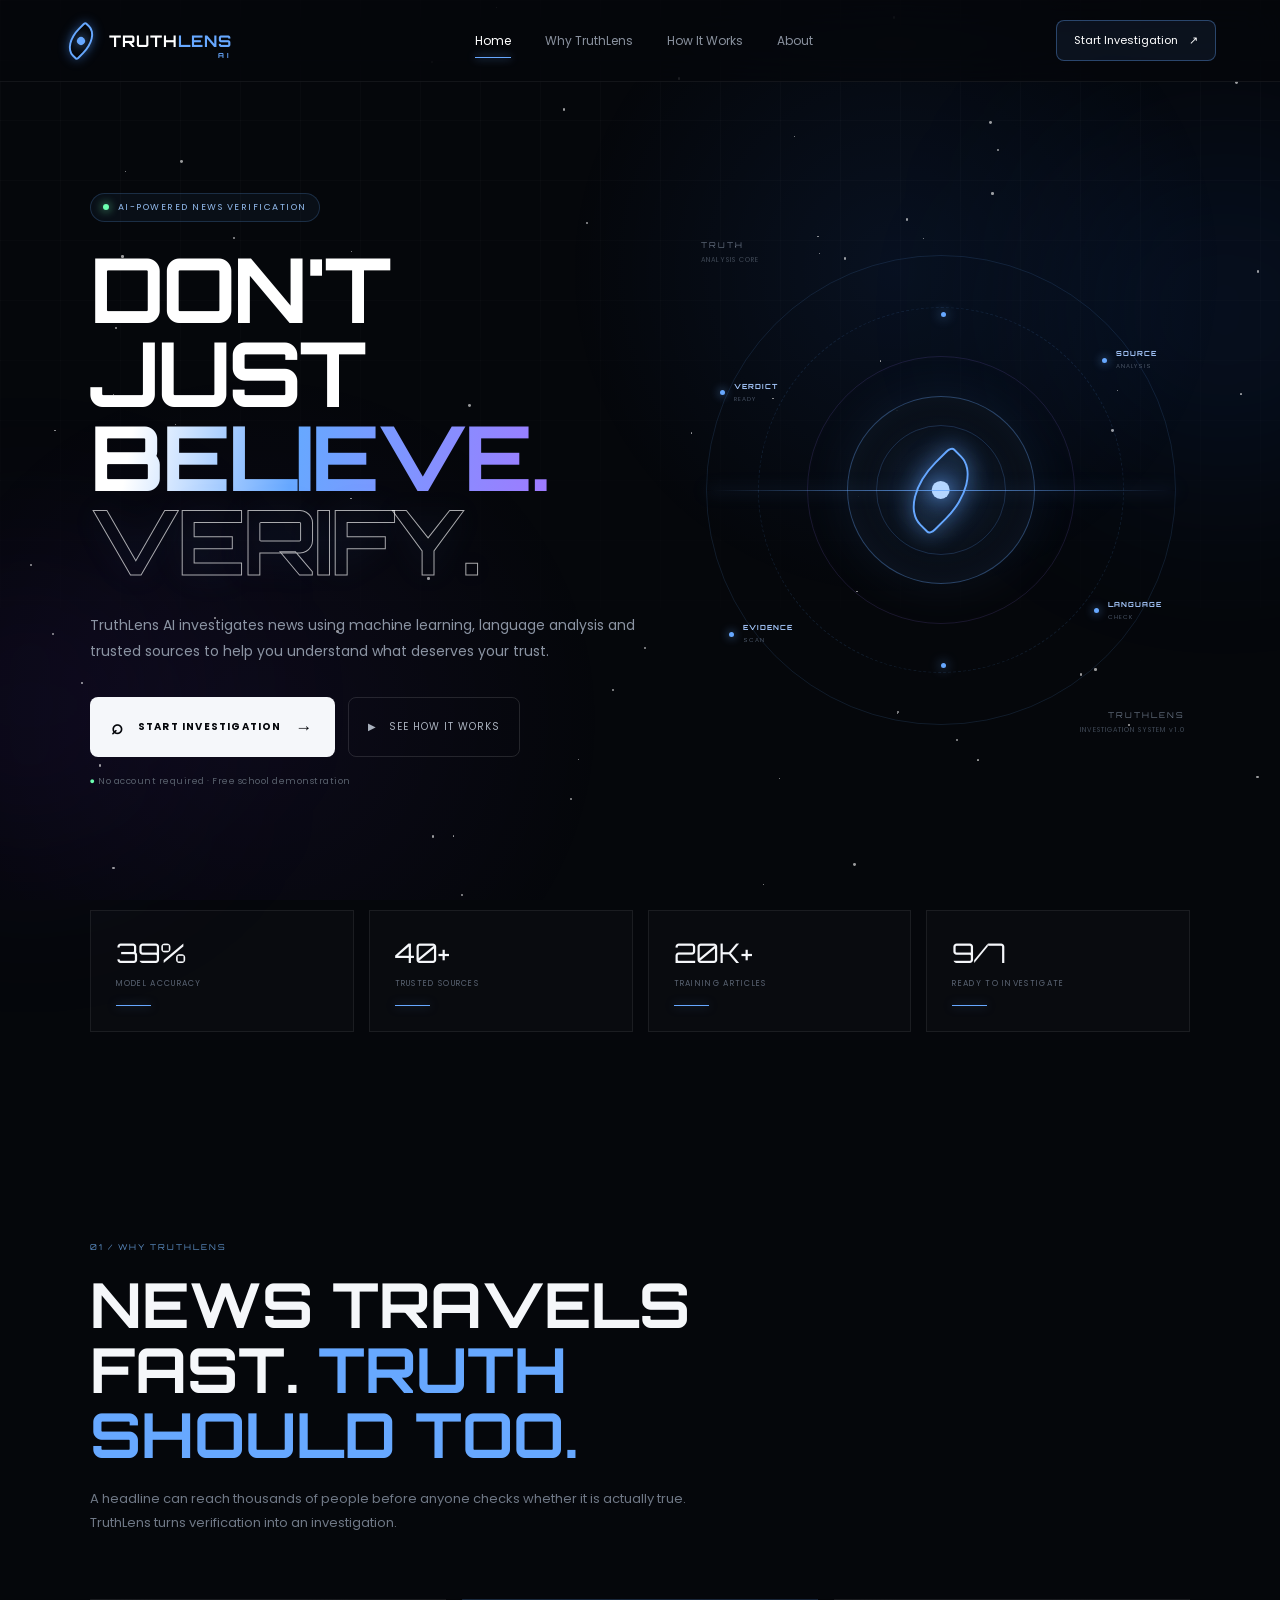
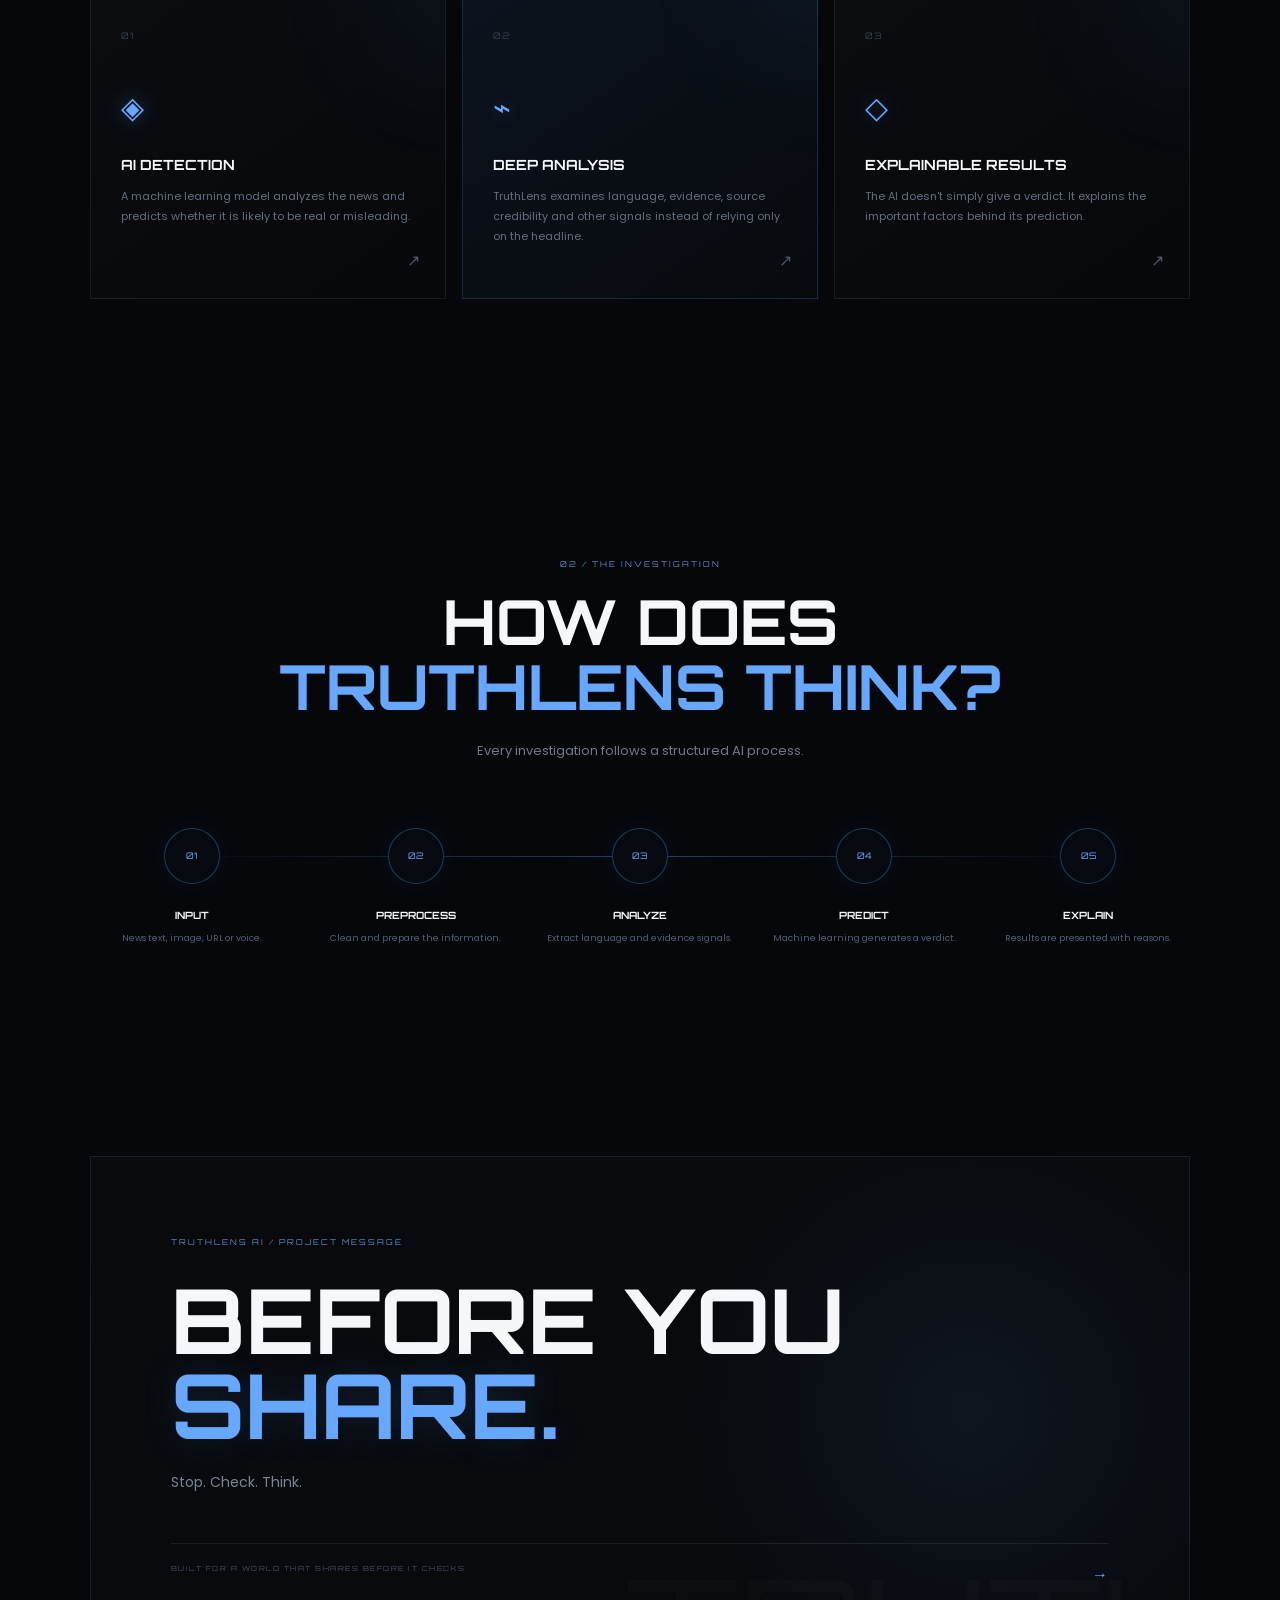
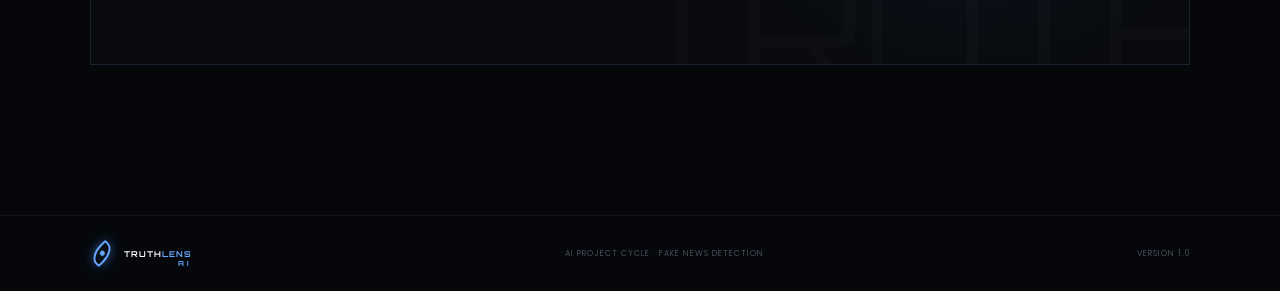
<file: index.html>
<!DOCTYPE html>
<html lang="en">
<head>
    <meta charset="UTF-8">
    <meta name="viewport" content="width=device-width, initial-scale=1.0">

    <title>TruthLens AI | Every Headline Deserves Proof</title>

    <link rel="stylesheet" href="css/style.css">

    <!-- Google Fonts -->
    <link rel="preconnect" href="https://fonts.googleapis.com">
    <link rel="preconnect" href="https://fonts.gstatic.com" crossorigin>
    <link href="https://fonts.googleapis.com/css2?family=Orbitron:wght@400;500;600;700;800&family=Poppins:wght@300;400;500;600;700&display=swap" rel="stylesheet">
</head>

<body>

    <!-- =========================================
         BACKGROUND
    ========================================== -->

    <div class="background-grid"></div>

    <div class="orb orb-one"></div>
    <div class="orb orb-two"></div>

    <div class="particles" id="particles"></div>


    <!-- =========================================
         NAVIGATION
    ========================================== -->

    <header class="navbar">

        <a href="index.html" class="logo">
            <div class="logo-eye">
                <span></span>
            </div>

            <div class="logo-text">
                <span class="truth">TRUTH</span><span class="lens">LENS</span>
                <small>AI</small>
            </div>
        </a>


        <nav class="nav-links">

            <a href="#home" class="active">Home</a>
            <a href="#why">Why TruthLens</a>
            <a href="#how">How It Works</a>
            <a href="#about">About</a>

        </nav>


        <button class="nav-button" onclick="startInvestigation()">
            Start Investigation
            <span>↗</span>
        </button>

    </header>



    <!-- =========================================
         HERO SECTION
    ========================================== -->

    <main>

        <section class="hero" id="home">

            <!-- LEFT SIDE -->

            <div class="hero-content">

                <div class="status-pill">
                    <span class="status-dot"></span>
                    AI-POWERED NEWS VERIFICATION
                </div>


                <h1>
                    <span class="line-one">DON'T JUST</span>

                    <span class="line-two">
                        <span class="gradient-text">BELIEVE.</span>
                    </span>

                    <span class="line-three">
                        <span class="outline-text">VERIFY.</span>
                    </span>
                </h1>


                <p class="hero-description">
                    TruthLens AI investigates news using machine learning,
                    language analysis and trusted sources to help you
                    understand what deserves your trust.
                </p>


                <div class="hero-buttons">

                    <button class="primary-button" onclick="startInvestigation()">

                        <span class="button-icon">⌕</span>

                        START INVESTIGATION

                        <span class="arrow">→</span>

                    </button>


                    <button class="secondary-button" onclick="scrollToSection('how')">

                        <span class="play-icon">▶</span>

                        SEE HOW IT WORKS

                    </button>

                </div>


                <div class="hero-note">
                    <span>●</span>
                    No account required · Free school demonstration
                </div>

            </div>



            <!-- RIGHT SIDE : AI LENS -->

            <div class="hero-visual">

                <div class="visual-label label-top">
                    <span>TRUTH</span>
                    <small>ANALYSIS CORE</small>
                </div>


                <div class="lens-system">

                    <div class="outer-ring ring-one"></div>
                    <div class="outer-ring ring-two"></div>
                    <div class="outer-ring ring-three"></div>


                    <div class="scan-line"></div>


                    <div class="lens-core">

                        <div class="core-inner">

                            <div class="core-eye">

                                <div class="eye-glow"></div>

                                <div class="eye-pupil"></div>

                            </div>

                        </div>

                    </div>


                    <!-- Floating Data Points -->

                    <div class="data-point point-one">
                        <span></span>
                        <div>
                            <strong>SOURCE</strong>
                            <small>ANALYSIS</small>
                        </div>
                    </div>


                    <div class="data-point point-two">
                        <span></span>
                        <div>
                            <strong>LANGUAGE</strong>
                            <small>CHECK</small>
                        </div>
                    </div>


                    <div class="data-point point-three">
                        <span></span>
                        <div>
                            <strong>EVIDENCE</strong>
                            <small>SCAN</small>
                        </div>
                    </div>


                    <div class="data-point point-four">
                        <span></span>
                        <div>
                            <strong>VERDICT</strong>
                            <small>READY</small>
                        </div>
                    </div>

                </div>


                <div class="visual-label label-bottom">
                    <span>TRUTHLENS</span>
                    <small>INVESTIGATION SYSTEM v1.0</small>
                </div>

            </div>

        </section>



        <!-- =========================================
             LIVE STATS
        ========================================== -->

        <section class="stats-section">

            <div class="stat-card">

                <div class="stat-number">
                    <span class="counter" data-target="98">0</span>%
                </div>

                <div class="stat-label">
                    MODEL ACCURACY
                </div>

                <div class="stat-line"></div>

            </div>


            <div class="stat-card">

                <div class="stat-number">
                    <span class="counter" data-target="100">0</span>+
                </div>

                <div class="stat-label">
                    TRUSTED SOURCES
                </div>

                <div class="stat-line"></div>

            </div>


            <div class="stat-card">

                <div class="stat-number">
                    <span class="counter" data-target="50">0</span>K+
                </div>

                <div class="stat-label">
                    TRAINING ARTICLES
                </div>

                <div class="stat-line"></div>

            </div>


            <div class="stat-card">

                <div class="stat-number">
                    <span class="counter" data-target="24">0</span>/7
                </div>

                <div class="stat-label">
                    READY TO INVESTIGATE
                </div>

                <div class="stat-line"></div>

            </div>

        </section>



        <!-- =========================================
             WHY TRUTHLENS
        ========================================== -->

        <section class="why-section" id="why">

            <div class="section-heading">

                <div class="section-tag">
                    01 / WHY TRUTHLENS
                </div>

                <h2>
                    NEWS TRAVELS FAST.
                    <span>TRUTH SHOULD TOO.</span>
                </h2>

                <p>
                    A headline can reach thousands of people before anyone
                    checks whether it is actually true. TruthLens turns
                    verification into an investigation.
                </p>

            </div>


            <div class="feature-grid">

                <article class="feature-card">

                    <div class="feature-number">01</div>

                    <div class="feature-icon">◈</div>

                    <h3>AI DETECTION</h3>

                    <p>
                        A machine learning model analyzes the news
                        and predicts whether it is likely to be real
                        or misleading.
                    </p>

                    <div class="card-arrow">↗</div>

                </article>


                <article class="feature-card featured">

                    <div class="feature-number">02</div>

                    <div class="feature-icon">⌁</div>

                    <h3>DEEP ANALYSIS</h3>

                    <p>
                        TruthLens examines language, evidence,
                        source credibility and other signals instead
                        of relying only on the headline.
                    </p>

                    <div class="card-arrow">↗</div>

                </article>


                <article class="feature-card">

                    <div class="feature-number">03</div>

                    <div class="feature-icon">◇</div>

                    <h3>EXPLAINABLE RESULTS</h3>

                    <p>
                        The AI doesn't simply give a verdict.
                        It explains the important factors behind
                        its prediction.
                    </p>

                    <div class="card-arrow">↗</div>

                </article>

            </div>

        </section>



        <!-- =========================================
             HOW IT WORKS
        ========================================== -->

        <section class="how-section" id="how">

            <div class="section-heading centered">

                <div class="section-tag">
                    02 / THE INVESTIGATION
                </div>

                <h2>
                    HOW DOES
                    <span>TRUTHLENS THINK?</span>
                </h2>

                <p>
                    Every investigation follows a structured AI process.
                </p>

            </div>


            <div class="process-container">

                <div class="process-line"></div>


                <div class="process-step">

                    <div class="process-circle">01</div>

                    <h3>INPUT</h3>

                    <p>
                        News text, image, URL or voice.
                    </p>

                </div>


                <div class="process-step">

                    <div class="process-circle">02</div>

                    <h3>PREPROCESS</h3>

                    <p>
                        Clean and prepare the information.
                    </p>

                </div>


                <div class="process-step">

                    <div class="process-circle">03</div>

                    <h3>ANALYZE</h3>

                    <p>
                        Extract language and evidence signals.
                    </p>

                </div>


                <div class="process-step">

                    <div class="process-circle">04</div>

                    <h3>PREDICT</h3>

                    <p>
                        Machine learning generates a verdict.
                    </p>

                </div>


                <div class="process-step">

                    <div class="process-circle">05</div>

                    <h3>EXPLAIN</h3>

                    <p>
                        Results are presented with reasons.
                    </p>

                </div>

            </div>

        </section>



        <!-- =========================================
             PROJECT MESSAGE
        ========================================== -->

        <section class="message-section" id="about">

            <div class="message-card">

                <div class="message-small">
                    TRUTHLENS AI / PROJECT MESSAGE
                </div>

                <h2>
                    BEFORE YOU
                    <span>SHARE.</span>
                </h2>

                <p>
                    Stop. Check. Think.
                </p>

                <div class="message-line"></div>

                <div class="message-bottom">
                    <span>BUILT FOR A WORLD THAT SHARES BEFORE IT CHECKS.</span>

                    <span>→</span>
                </div>

            </div>

        </section>

    </main>



    <!-- =========================================
         FOOTER
    ========================================== -->

    <footer>

        <div class="footer-logo">
            <div class="logo-eye small-eye">
                <span></span>
            </div>

            <div class="logo-text">
                <span class="truth">TRUTH</span><span class="lens">LENS</span>
                <small>AI</small>
            </div>
        </div>


        <div class="footer-middle">
            AI PROJECT CYCLE · FAKE NEWS DETECTION
        </div>


        <div class="footer-right">
            VERSION 1.0
        </div>

    </footer>



    <!-- =========================================
         SCRIPT
    ========================================== -->

 <script src="js/app.js"></script>

</body>
</html>
</file>
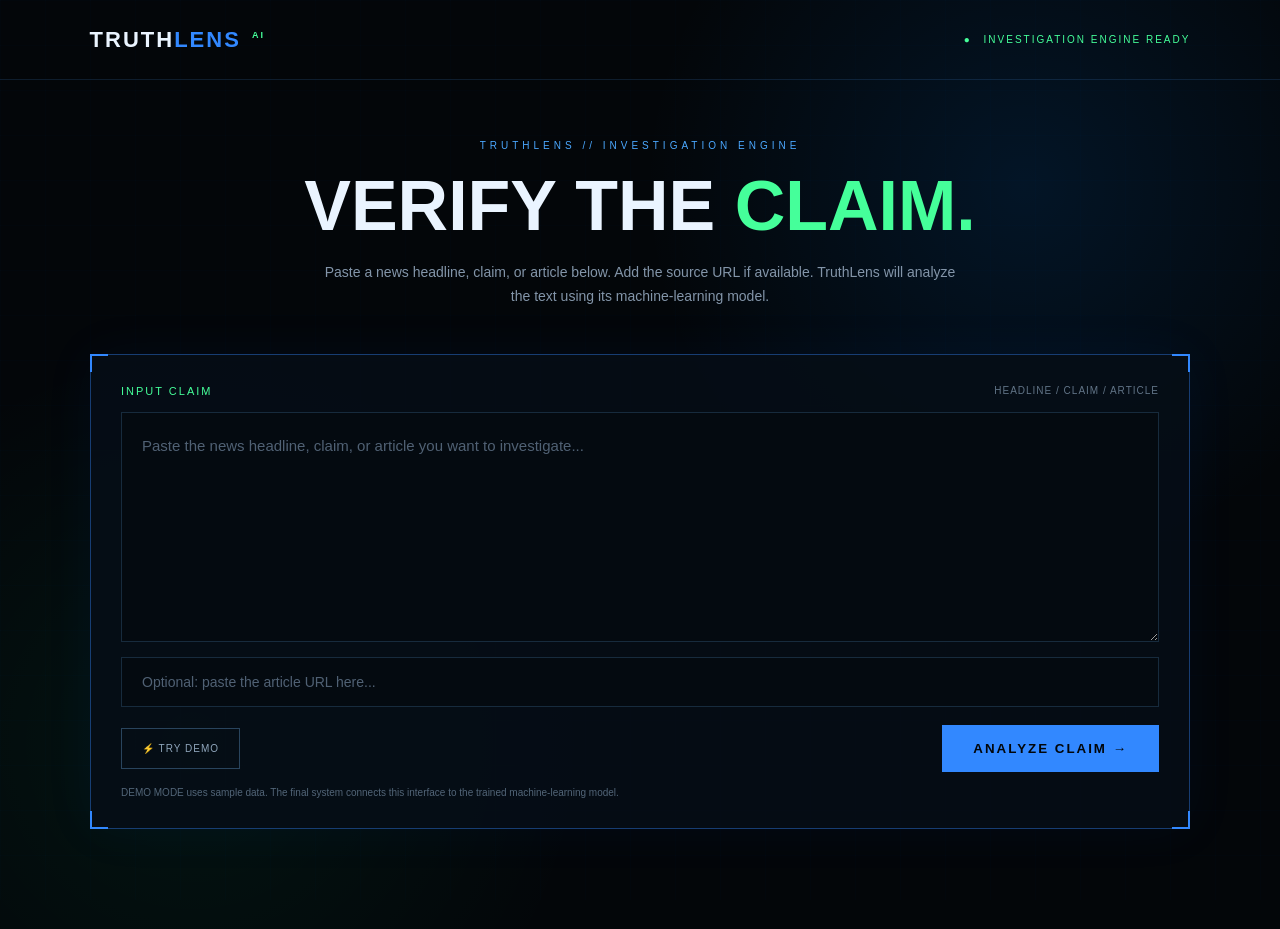
<file: detector.html>
<!DOCTYPE html>
<html lang="en">

<head>

<meta charset="UTF-8">
<meta name="viewport" content="width=device-width, initial-scale=1.0">

<title>TruthLens AI | Investigation Engine</title>

<style>

* {
    box-sizing: border-box;
    margin: 0;
    padding: 0;
}

body {
    min-height: 100vh;

    background:
        radial-gradient(
            circle at 80% 20%,
            rgba(0,130,255,0.12),
            transparent 30%
        ),
        radial-gradient(
            circle at 15% 80%,
            rgba(0,255,160,0.06),
            transparent 30%
        ),
        #030609;

    color: #eaf4ff;

    font-family:
        Arial,
        Helvetica,
        sans-serif;
}

body::before {

    content: "";

    position: fixed;

    inset: 0;

    pointer-events: none;

    opacity: 0.14;

    background-image:

        linear-gradient(
            rgba(0,150,255,0.12) 1px,
            transparent 1px
        ),

        linear-gradient(
            90deg,
            rgba(0,150,255,0.12) 1px,
            transparent 1px
        );

    background-size: 45px 45px;
}


/* ==================================================
   HEADER
================================================== */

header {

    height: 80px;

    padding: 0 7%;

    display: flex;

    align-items: center;

    justify-content: space-between;

    border-bottom:
        1px solid
        rgba(80,160,255,0.15);

    position: relative;

    z-index: 2;
}


.logo {

    font-size: 22px;

    font-weight: 800;

    letter-spacing: 2px;
}


.logo span {

    color: #3288ff;
}


.ai {

    color: #45ff9a;

    font-size: 9px;

    letter-spacing: 2px;

    margin-left: 3px;
}


.status {

    font-size: 10px;

    color: #45ff9a;

    letter-spacing: 2px;
}


.status::before {

    content: "●";

    margin-right: 7px;
}


/* ==================================================
   MAIN
================================================== */

main {

    width: min(1100px, 90%);

    margin: auto;

    padding: 60px 0 100px;

    position: relative;

    z-index: 1;
}


.system-label {

    text-align: center;

    color: #4ba8ff;

    font-size: 10px;

    letter-spacing: 4px;

    margin-bottom: 15px;
}


h1 {

    text-align: center;

    font-size:
        clamp(38px, 6vw, 70px);

    margin-bottom: 15px;
}


h1 span {

    color: #45ff9a;
}


.intro {

    max-width: 650px;

    margin: auto;

    text-align: center;

    color: #8395a9;

    line-height: 1.7;

    font-size: 14px;

    margin-bottom: 45px;
}


/* ==================================================
   INPUT PANEL
================================================== */

.input-panel {

    border:
        1px solid
        rgba(50,136,255,0.4);

    background:
        rgba(6,14,23,0.9);

    padding: 30px;

    position: relative;

    box-shadow:
        0 0 50px
        rgba(0,100,255,0.06);
}


.corner {

    position: absolute;

    width: 18px;

    height: 18px;

    border-color: #3288ff;

    border-style: solid;
}


.tl {

    top: -1px;
    left: -1px;

    border-width:
        2px 0 0 2px;
}


.tr {

    top: -1px;
    right: -1px;

    border-width:
        2px 2px 0 0;
}


.bl {

    bottom: -1px;
    left: -1px;

    border-width:
        0 0 2px 2px;
}


.br {

    bottom: -1px;
    right: -1px;

    border-width:
        0 2px 2px 0;
}


.input-header {

    display: flex;

    justify-content:
        space-between;

    align-items: center;

    margin-bottom: 15px;
}


.input-title {

    color: #45ff9a;

    font-size: 11px;

    letter-spacing: 2px;
}


.input-type {

    color: #617487;

    font-size: 10px;

    letter-spacing: 1px;
}


/* ==================================================
   TEXTAREA
================================================== */

textarea {

    width: 100%;

    min-height: 230px;

    resize: vertical;

    background: #040a10;

    border:
        1px solid
        #172b3d;

    color: #eaf4ff;

    padding: 20px;

    font-family:
        Arial,
        Helvetica,
        sans-serif;

    font-size: 15px;

    line-height: 1.7;

    outline: none;

    transition: 0.25s;

    display: block;

    margin-bottom: 15px;
}


textarea:focus {

    border-color: #3288ff;

    box-shadow:
        0 0 20px
        rgba(50,136,255,0.08);
}


textarea::placeholder {

    color: #506174;
}


/* ==================================================
   URL
================================================== */

.url-input {

    width: 100%;

    background: #040a10;

    border:
        1px solid
        #172b3d;

    color: #eaf4ff;

    padding: 16px 20px;

    font-family:
        Arial,
        Helvetica,
        sans-serif;

    font-size: 14px;

    outline: none;

    transition: 0.25s;
}


.url-input:focus {

    border-color: #3288ff;

    box-shadow:
        0 0 20px
        rgba(50,136,255,0.08);
}


.url-input::placeholder {

    color: #506174;
}


/* ==================================================
   CONTROLS
================================================== */

.controls {

    display: flex;

    justify-content:
        space-between;

    align-items: center;

    margin-top: 18px;

    gap: 15px;
}


.demo-btn {

    background: transparent;

    border:
        1px solid
        #29445d;

    color: #8ea5ba;

    padding: 14px 20px;

    cursor: pointer;

    letter-spacing: 1px;

    font-size: 10px;

    transition: 0.25s;
}


.demo-btn:hover {

    border-color: #3288ff;

    color: white;
}


.analyze-btn {

    background: #3288ff;

    border:
        1px solid
        #3288ff;

    color: #02060a;

    padding: 15px 30px;

    cursor: pointer;

    font-weight: bold;

    letter-spacing: 2px;

    transition: 0.25s;
}


.analyze-btn:hover {

    box-shadow:
        0 0 30px
        rgba(50,136,255,0.3);

    transform:
        translateY(-2px);
}


.analyze-btn:disabled {

    opacity: 0.45;

    cursor: not-allowed;

    transform: none;

    box-shadow: none;
}


.demo-note {

    margin-top: 15px;

    color: #526578;

    font-size: 10px;
}


/* ==================================================
   RESULT
================================================== */

.result {

    display: none;

    margin-top: 45px;
}


.result-top {

    border:
        1px solid
        #24384a;

    background:
        rgba(6,14,23,0.9);

    padding: 35px;

    display: grid;

    grid-template-columns:
        1fr 1fr;

    gap: 40px;
}


.result-label {

    color: #668096;

    font-size: 10px;

    letter-spacing: 2px;

    margin-bottom: 12px;
}


.verdict {

    font-size:
        clamp(38px,5vw,60px);

    font-weight: 800;

    margin-bottom: 15px;
}


.verdict.fake {

    color: #ff5d6c;
}


.verdict.real {

    color: #45ff9a;
}


.verdict.uncertain {

    color: #ffc857;
}


.confidence-number {

    font-size: 25px;

    font-weight: bold;
}


.confidence-bar {

    width: 100%;

    height: 8px;

    background: #101a24;

    margin-top: 12px;
}


.confidence-fill {

    width: 0%;

    height: 100%;

    transition:
        width 1s ease;
}


.confidence-fill.fake {

    background: #ff5d6c;
}


.confidence-fill.real {

    background: #45ff9a;
}


.confidence-fill.uncertain {

    background: #ffc857;
}


.claim-box {

    background: #040a10;

    border-left:
        2px solid
        #3288ff;

    padding: 20px;

    color: #a7b7c7;

    line-height: 1.6;

    font-size: 13px;

    max-height: 170px;

    overflow-y: auto;
}


/* ==================================================
   VERIFY BUTTON
================================================== */

.verify-btn {

    display: none;

    margin: 22px auto 0;

    padding: 16px 30px;

    background: #ffc857;

    border:
        1px solid
        #ffc857;

    color: #05080c;

    font-weight: bold;

    letter-spacing: 2px;

    cursor: pointer;

    transition: 0.25s;
}


.verify-btn:hover {

    transform:
        translateY(-2px);

    box-shadow:
        0 0 30px
        rgba(255,200,87,0.3);
}


/* ==================================================
   SECTIONS
================================================== */

.section {

    margin-top: 25px;

    border:
        1px solid
        #1b2c3d;

    background:
        rgba(6,14,23,0.85);

    padding: 30px;
}


.section-title {

    color: #45ff9a;

    font-size: 11px;

    letter-spacing: 3px;

    margin-bottom: 22px;
}


.signals {

    display: grid;

    grid-template-columns:
        repeat(2,1fr);

    gap: 12px;
}


.signal {

    border:
        1px solid
        #182a3a;

    padding: 18px;

    background: #050b11;
}


.signal-head {

    display: flex;

    justify-content:
        space-between;

    margin-bottom: 8px;
}


.signal-name {

    color: #b5c7d8;

    font-size: 13px;
}


.signal-status {

    font-size: 10px;

    letter-spacing: 1px;
}


.warning {

    color: #ffc857;
}


.danger {

    color: #ff5d6c;
}


.good {

    color: #45ff9a;
}


.signal p {

    color: #64778a;

    font-size: 11px;

    line-height: 1.5;
}


/* ==================================================
   EVIDENCE
================================================== */

.evidence {

    color: #8295a8;

    line-height: 1.7;

    font-size: 13px;
}


.evidence-placeholder {

    border:
        1px dashed
        #243b50;

    padding: 25px;

    text-align: center;

    color: #53677a;

    margin-top: 15px;
}


/* ==================================================
   AGAIN
================================================== */

.again {

    display: block;

    margin: 35px auto 0;

    padding: 15px 28px;

    background: transparent;

    border:
        1px solid
        #3288ff;

    color: #75b5ff;

    cursor: pointer;

    letter-spacing: 2px;

    transition: 0.25s;
}


.again:hover {

    background: #3288ff;

    color: #02060a;
}


/* ==================================================
   MOBILE
================================================== */

@media (max-width:700px) {

    header {

        padding: 0 5%;
    }


    .status {

        display: none;
    }


    main {

        padding-top: 40px;
    }


    .input-panel {

        padding: 20px;
    }


    .controls {

        flex-direction: column;

        align-items: stretch;
    }


    .demo-btn,
    .analyze-btn {

        width: 100%;
    }


    .result-top {

        grid-template-columns:
            1fr;
    }


    .signals {

        grid-template-columns:
            1fr;
    }

}

</style>

</head>


<body>


<header>

    <div class="logo">

        TRUTH<span>LENS</span>

        <sup class="ai">
            AI
        </sup>

    </div>


    <div class="status">

        INVESTIGATION ENGINE READY

    </div>

</header>


<main>


<div class="system-label">

    TRUTHLENS // INVESTIGATION ENGINE

</div>


<h1>

    VERIFY THE <span>CLAIM.</span>

</h1>


<p class="intro">

    Paste a news headline, claim, or article below.
    Add the source URL if available.
    TruthLens will analyze the text using its
    machine-learning model.

</p>


<section class="input-panel">

    <div class="corner tl"></div>
    <div class="corner tr"></div>
    <div class="corner bl"></div>
    <div class="corner br"></div>


    <div class="input-header">

        <div class="input-title">

            INPUT CLAIM

        </div>


        <div class="input-type">

            HEADLINE / CLAIM / ARTICLE

        </div>

    </div>


    <textarea
        id="newsInput"
        placeholder="Paste the news headline, claim, or article you want to investigate..."
    ></textarea>


    <input
        type="url"
        id="articleUrl"
        class="url-input"
        placeholder="Optional: paste the article URL here..."
    >


    <div class="controls">

        <button
            class="demo-btn"
            id="demoButton"
        >

            ⚡ TRY DEMO

        </button>


        <button
            class="analyze-btn"
            id="analyzeButton"
        >

            ANALYZE CLAIM →

        </button>

    </div>


    <div class="demo-note">

        DEMO MODE uses sample data.
        The final system connects this interface
        to the trained machine-learning model.

    </div>

</section>


<section
    class="result"
    id="result"
>


<div class="result-top">


<div>

    <div class="result-label">

        TRUTHLENS VERDICT

    </div>


    <div
        class="verdict"
        id="verdict"
    >

        ANALYZING

    </div>


    <div class="result-label">

        MODEL CONFIDENCE

    </div>


    <div
        class="confidence-number"
        id="confidenceNumber"
    >

        0%

    </div>


    <div class="confidence-bar">

        <div
            class="confidence-fill"
            id="confidenceFill"
        ></div>

    </div>


    <button
        class="verify-btn"
        id="verifyButton"
    >

        🔎 VERIFY THIS CLAIM →

    </button>

</div>


<div>

    <div class="result-label">

        CLAIM UNDER INVESTIGATION

    </div>


    <div
        class="claim-box"
        id="claimOutput"
    ></div>

</div>


</div>


<section class="section">


<div class="section-title">

    WHY DID THE MODEL DECIDE THIS?

</div>


<div class="signals">


<div class="signal">

    <div class="signal-head">

        <div class="signal-name">
            Language Pattern
        </div>

        <div class="signal-status warning">
            ANALYZED
        </div>

    </div>

    <p>
        The model checks wording patterns
        learned from previously labeled
        news examples.
    </p>

</div>


<div class="signal">

    <div class="signal-head">

        <div class="signal-name">
            Claim Consistency
        </div>

        <div class="signal-status warning">
            ANALYZED
        </div>

    </div>

    <p>
        The text is compared against patterns
        learned from real and fake news examples.
    </p>

</div>


<div class="signal">

    <div class="signal-head">

        <div class="signal-name">
            Evidence Signal
        </div>

        <div class="signal-status warning">
            ANALYZED
        </div>

    </div>

    <p>
        TruthLens records the submitted source
        URL for the verification stage.
    </p>

</div>


<div class="signal">

    <div class="signal-head">

        <div class="signal-name">
            Misinformation Pattern
        </div>

        <div class="signal-status warning">
            ANALYZED
        </div>

    </div>

    <p>
        The machine-learning model searches
        for patterns learned during training.
    </p>

</div>


</div>

</section>


<section class="section">


<div class="section-title">

    🔎 VERIFICATION EVIDENCE

</div>


<div class="evidence">

    TruthLens has received the article source
    information and can use it in the next
    verification stage.


    <div
        class="evidence-placeholder"
        id="evidenceOutput"
    >

        Waiting for article analysis...

    </div>

</div>

</section>


<button
    class="again"
    id="againButton"
>

    ← ANALYZE ANOTHER CLAIM

</button>


</section>


</main>


<script>

/* ==================================================
   ELEMENTS
================================================== */

const newsInput =
    document.getElementById("newsInput");

const articleUrl =
    document.getElementById("articleUrl");

const analyzeButton =
    document.getElementById("analyzeButton");

const demoButton =
    document.getElementById("demoButton");

const result =
    document.getElementById("result");

const verdict =
    document.getElementById("verdict");

const confidenceNumber =
    document.getElementById("confidenceNumber");

const confidenceFill =
    document.getElementById("confidenceFill");

const claimOutput =
    document.getElementById("claimOutput");

const evidenceOutput =
    document.getElementById("evidenceOutput");

const againButton =
    document.getElementById("againButton");

const verifyButton =
    document.getElementById("verifyButton");


/* ==================================================
   DEMO
================================================== */

const demoNews =
"Scientists have discovered a new technology that allows ordinary smartphones to charge themselves completely using moonlight.";


/* ==================================================
   TRY DEMO
================================================== */

demoButton.addEventListener(
    "click",
    async () => {

        newsInput.value =
            demoNews;

        articleUrl.value = "";

        await analyzeNews();

    }
);


/* ==================================================
   ANALYZE BUTTON
================================================== */

analyzeButton.addEventListener(
    "click",
    async () => {

        const text =
            newsInput.value.trim();

        if (!text) {

            alert(
                "Please enter a news claim first."
            );

            return;

        }

        await analyzeNews();

    }
);


/* ==================================================
   ANALYZE NEWS
================================================== */

async function analyzeNews() {

    const text =
        newsInput.value.trim();

    const sourceUrl =
        articleUrl.value.trim();


    if (!text) {

        alert(
            "Please enter some news first."
        );

        return;

    }


    result.style.display =
        "block";


    claimOutput.textContent =
        text;


    verdict.textContent =
        "ANALYZING...";


    verdict.className =
        "verdict uncertain";


    confidenceNumber.textContent =
        "...";


    confidenceFill.style.width =
        "0%";


    verifyButton.style.display =
        "none";


    analyzeButton.disabled =
        true;


    try {

        /* ==================================================
           SEND TEXT + URL TO FLASK
        ================================================== */

        const response =
            await fetch(
                "/api/predict",
                {

                    method: "POST",

                    headers: {

                        "Content-Type":
                            "application/json"

                    },

                    body:
                        JSON.stringify({

                            text: text,

                            url: sourceUrl

                        })

                }
            );


        const data =
            await response.json();


        if (!response.ok) {

            throw new Error(
                data.error ||
                "Backend error"
            );

        }


        /* ==================================================
           GET ML DATA
        ================================================== */

        const prediction =
            data.result;

        const confidence =
            data.confidence;

        const fakeProbability =
            data.fake_probability;

        const realProbability =
            data.real_probability;


        /* ==================================================
           SHOW VERDICT
        ================================================== */

        if (prediction === "FAKE") {

            verdict.textContent =
                "LIKELY FAKE";

            verdict.className =
                "verdict fake";

            confidenceFill.className =
                "confidence-fill fake";

            verifyButton.style.display =
                "none";

        }


        else if (prediction === "REAL") {

            verdict.textContent =
                "LIKELY REAL";

            verdict.className =
                "verdict real";

            confidenceFill.className =
                "confidence-fill real";

            verifyButton.style.display =
                "none";

        }


        else {

            verdict.textContent =
                "NEEDS VERIFICATION";

            verdict.className =
                "verdict uncertain";

            confidenceFill.className =
                "confidence-fill uncertain";

            verifyButton.style.display =
                "block";

        }


        /* ==================================================
           CONFIDENCE
        ================================================== */

        confidenceNumber.textContent =
            confidence + "%";


        setTimeout(
            () => {

                confidenceFill.style.width =
                    confidence + "%";

            },
            100
        );


        /* ==================================================
           EVIDENCE
        ================================================== */

        if (sourceUrl) {

            evidenceOutput.innerHTML =

                "🧠 <b>Machine-learning analysis complete.</b><br><br>" +

                "Fake probability: " +
                fakeProbability +
                "%<br>" +

                "Real probability: " +
                realProbability +
                "%<br><br>" +

                "🔗 <b>Article source provided:</b><br>" +

                "<a href=\"" +
                sourceUrl +
                "\" target=\"_blank\" rel=\"noopener noreferrer\" " +
                "style=\"color:#45ff9a;word-break:break-all;\">" +

                sourceUrl +

                "</a><br><br>" +

                "The source URL has been received by " +
                "the TruthLens backend.";

        }


        else {

            evidenceOutput.innerHTML =

                "🧠 <b>Machine-learning analysis complete.</b><br><br>" +

                "Fake probability: " +
                fakeProbability +
                "%<br>" +

                "Real probability: " +
                realProbability +
                "%<br><br>" +

                "No article URL was provided. " +

                "Source verification can be performed " +

                "when a URL is supplied.";

        }


        /* ==================================================
           VERIFY BUTTON
        ================================================== */

        verifyButton.onclick = () => {

            const verificationURL =
                "verification.html?" +

                "text=" +
                encodeURIComponent(text) +

                "&verdict=" +
                encodeURIComponent(prediction) +

                "&confidence=" +
                encodeURIComponent(confidence) +

                "&fake_probability=" +
                encodeURIComponent(fakeProbability) +

                "&real_probability=" +
                encodeURIComponent(realProbability) +

                "&url=" +
                encodeURIComponent(sourceUrl);


            window.location.href =
                verificationURL;

        };


    }


    catch (error) {

        console.error(error);


        verdict.textContent =
            "CONNECTION ERROR";


        verdict.className =
            "verdict uncertain";


        confidenceNumber.textContent =
            "—";


        confidenceFill.style.width =
            "0%";


        alert(

            "TruthLens could not connect to the ML backend.\n\n" +

            "Make sure the Flask server is running."

        );

    }


    analyzeButton.disabled =
        false;


    result.scrollIntoView({

        behavior: "smooth"

    });

}


/* ==================================================
   ANALYZE ANOTHER CLAIM
================================================== */

againButton.addEventListener(
    "click",
    () => {

        newsInput.value = "";

        articleUrl.value = "";

        result.style.display =
            "none";

        confidenceFill.style.width =
            "0%";

        verifyButton.style.display =
            "none";

        window.scrollTo({

            top: 0,

            behavior: "smooth"

        });

    }
);

</script>


</body>

</html>
</file>
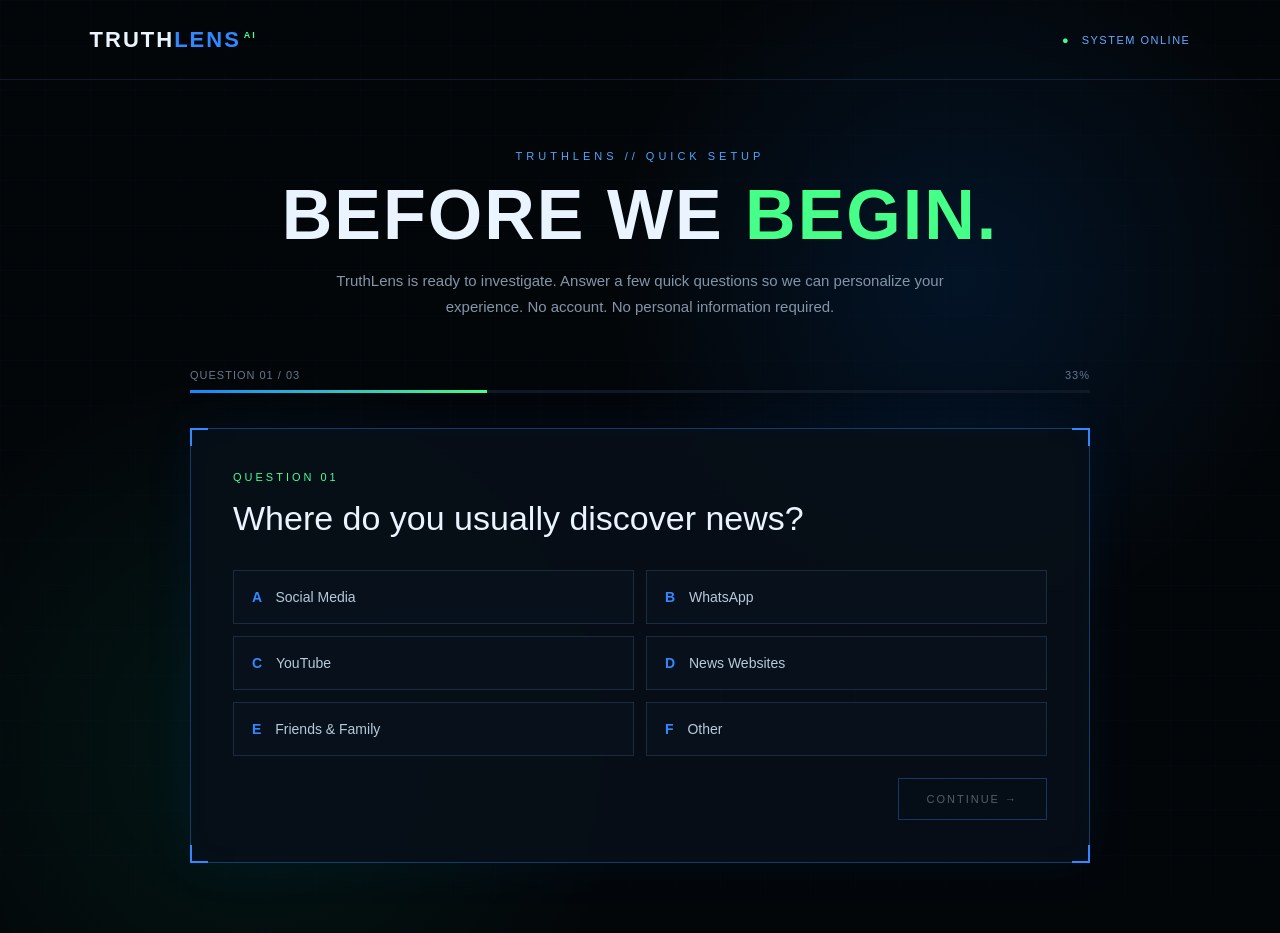
<file: onboarding.html>
<!DOCTYPE html>
<html lang="en">
<head>
    <meta charset="UTF-8">
    <meta name="viewport" content="width=device-width, initial-scale=1.0">

    <title>TruthLens AI | Quick Setup</title>

    <style>
        * {
            box-sizing: border-box;
            margin: 0;
            padding: 0;
        }

        body {
            min-height: 100vh;
            background:
                radial-gradient(circle at 75% 30%, rgba(0, 120, 255, 0.12), transparent 30%),
                radial-gradient(circle at 20% 80%, rgba(0, 255, 180, 0.07), transparent 30%),
                #030609;
            color: #eaf4ff;
            font-family: Arial, Helvetica, sans-serif;
            overflow-x: hidden;
        }

        /* BACKGROUND GRID */

        body::before {
            content: "";
            position: fixed;
            inset: 0;
            pointer-events: none;
            opacity: 0.18;
            background-image:
                linear-gradient(rgba(0, 150, 255, 0.12) 1px, transparent 1px),
                linear-gradient(90deg, rgba(0, 150, 255, 0.12) 1px, transparent 1px);
            background-size: 45px 45px;
        }

        /* HEADER */

        header {
            height: 80px;
            display: flex;
            align-items: center;
            justify-content: space-between;
            padding: 0 7%;
            border-bottom: 1px solid rgba(80, 160, 255, 0.15);
            position: relative;
            z-index: 2;
        }

        .logo {
            font-size: 22px;
            font-weight: 800;
            letter-spacing: 2px;
        }

        .logo span {
            color: #3288ff;
        }

        .ai {
            font-size: 9px;
            color: #45ff9a;
            letter-spacing: 2px;
            margin-left: 3px;
        }

        .status {
            font-size: 11px;
            color: #65aaff;
            letter-spacing: 1.5px;
        }

        .status::before {
            content: "●";
            color: #40ff91;
            margin-right: 7px;
        }

        /* MAIN */

        main {
            width: min(900px, 90%);
            margin: 0 auto;
            padding: 70px 0;
            position: relative;
            z-index: 1;
        }

        .system-label {
            text-align: center;
            color: #4ba8ff;
            font-size: 11px;
            letter-spacing: 4px;
            margin-bottom: 18px;
        }

        h1 {
            text-align: center;
            font-size: clamp(38px, 6vw, 70px);
            letter-spacing: 2px;
            line-height: 1;
            margin-bottom: 18px;
        }

        h1 span {
            color: #46ff88;
        }

        .subtitle {
            text-align: center;
            color: #8495a9;
            max-width: 620px;
            margin: 0 auto 50px;
            line-height: 1.7;
            font-size: 15px;
        }

        /* PROGRESS */

        .progress-area {
            margin-bottom: 35px;
        }

        .progress-text {
            display: flex;
            justify-content: space-between;
            color: #65788d;
            font-size: 11px;
            letter-spacing: 1px;
            margin-bottom: 9px;
        }

        .progress-bar {
            width: 100%;
            height: 3px;
            background: #101a25;
            overflow: hidden;
        }

        .progress-fill {
            width: 33.33%;
            height: 100%;
            background: linear-gradient(90deg, #1488ff, #46ff88);
            transition: width 0.4s ease;
        }

        /* QUESTION CARD */

        .question-card {
            border: 1px solid rgba(50, 150, 255, 0.35);
            background: rgba(7, 15, 24, 0.88);
            padding: 42px;
            min-height: 390px;
            position: relative;
            box-shadow:
                0 0 50px rgba(0, 120, 255, 0.07),
                inset 0 0 30px rgba(0, 120, 255, 0.025);
        }

        .corner {
            position: absolute;
            width: 18px;
            height: 18px;
            border-color: #3288ff;
            border-style: solid;
        }

        .corner.tl {
            top: -1px;
            left: -1px;
            border-width: 2px 0 0 2px;
        }

        .corner.tr {
            top: -1px;
            right: -1px;
            border-width: 2px 2px 0 0;
        }

        .corner.bl {
            bottom: -1px;
            left: -1px;
            border-width: 0 0 2px 2px;
        }

        .corner.br {
            bottom: -1px;
            right: -1px;
            border-width: 0 2px 2px 0;
        }

        .question-number {
            color: #45ff9a;
            font-size: 11px;
            letter-spacing: 3px;
            margin-bottom: 14px;
        }

        .question {
            font-size: clamp(23px, 4vw, 34px);
            margin-bottom: 30px;
            line-height: 1.25;
        }

        /* OPTIONS */

        .options {
            display: grid;
            grid-template-columns: repeat(2, 1fr);
            gap: 12px;
        }

        .option {
            background: #08111b;
            border: 1px solid #1a2b3d;
            color: #b8c9da;
            padding: 18px;
            text-align: left;
            cursor: pointer;
            transition: 0.25s;
            font-size: 14px;
        }

        .option:hover {
            border-color: #3288ff;
            background: #0b1a2b;
            transform: translateY(-2px);
            color: white;
        }

        .option.selected {
            border-color: #45ff9a;
            background: rgba(69, 255, 154, 0.08);
            color: #ffffff;
            box-shadow: 0 0 18px rgba(69, 255, 154, 0.08);
        }

        .option-number {
            color: #3288ff;
            margin-right: 10px;
            font-weight: bold;
        }

        /* NEXT BUTTON */

        .next-area {
            display: flex;
            justify-content: flex-end;
            margin-top: 22px;
        }

        .next-btn {
            border: 1px solid #3288ff;
            background: #07111c;
            color: #eaf4ff;
            padding: 14px 28px;
            cursor: pointer;
            letter-spacing: 2px;
            font-size: 11px;
            transition: 0.25s;
        }

        .next-btn:hover {
            background: #3288ff;
            color: #02060a;
            box-shadow: 0 0 25px rgba(50, 136, 255, 0.3);
        }

        .next-btn:disabled {
            opacity: 0.35;
            cursor: not-allowed;
            box-shadow: none;
        }

        /* FINAL SCREEN */

        .final-screen {
            display: none;
            text-align: center;
            padding: 20px;
        }

        .final-icon {
            width: 90px;
            height: 90px;
            border: 1px solid #45ff9a;
            border-radius: 50%;
            display: flex;
            align-items: center;
            justify-content: center;
            margin: 0 auto 28px;
            color: #45ff9a;
            font-size: 38px;
            box-shadow: 0 0 35px rgba(69, 255, 154, 0.15);
        }

        .final-screen h2 {
            font-size: 38px;
            margin-bottom: 15px;
        }

        .final-screen h2 span {
            color: #45ff9a;
        }

        .final-screen p {
            color: #8799aa;
            max-width: 550px;
            margin: 0 auto 35px;
            line-height: 1.7;
        }

        .enter-btn {
            padding: 16px 35px;
            border: 1px solid #45ff9a;
            background: rgba(69, 255, 154, 0.08);
            color: #45ff9a;
            cursor: pointer;
            font-weight: bold;
            letter-spacing: 2px;
            transition: 0.25s;
        }

        .enter-btn:hover {
            background: #45ff9a;
            color: #031009;
            box-shadow: 0 0 30px rgba(69, 255, 154, 0.25);
        }

        /* MOBILE */

        @media (max-width: 650px) {

            header {
                padding: 0 5%;
            }

            .status {
                display: none;
            }

            main {
                padding: 45px 0;
            }

            .question-card {
                padding: 28px 20px;
            }

            .options {
                grid-template-columns: 1fr;
            }

            .question {
                font-size: 25px;
            }
        }
    </style>
</head>

<body>

<header>

    <div class="logo">
        TRUTH<span>LENS</span><sup class="ai">AI</sup>
    </div>

    <div class="status">
        SYSTEM ONLINE
    </div>

</header>


<main>

    <div class="system-label">
        TRUTHLENS // QUICK SETUP
    </div>

    <h1>
        BEFORE WE <span>BEGIN.</span>
    </h1>

    <p class="subtitle">
        TruthLens is ready to investigate.
        Answer a few quick questions so we can personalize
        your experience. No account. No personal information required.
    </p>


    <!-- PROGRESS -->

    <div class="progress-area">

        <div class="progress-text">
            <span id="stepText">QUESTION 01 / 03</span>
            <span id="progressPercent">33%</span>
        </div>

        <div class="progress-bar">
            <div class="progress-fill" id="progressFill"></div>
        </div>

    </div>


    <!-- QUESTION CARD -->

    <section class="question-card" id="questionCard">

        <div class="corner tl"></div>
        <div class="corner tr"></div>
        <div class="corner bl"></div>
        <div class="corner br"></div>

      <div class="question-number" id="questionNumber">
    QUESTION 01 · SELECT ALL THAT APPLY
</div>

        <div class="question" id="questionText">
            Where do you usually discover news?
        </div>

        <div class="options" id="optionsContainer"></div>

        <div class="next-area">
            <button class="next-btn" id="nextButton" disabled>
                CONTINUE →
            </button>
        </div>

    </section>


    <!-- FINAL SCREEN -->

    <section class="final-screen" id="finalScreen">

        <div class="final-icon">
            ✓
        </div>

        <h2>
            YOUR <span>TRUTH PROFILE</span> IS READY.
        </h2>

        <p>
            Your preferences have been recorded locally for this session.
            Now enter the TruthLens investigation system and test a news
            claim using our fake-news detection model.
        </p>

        <button class="enter-btn" id="enterButton">
            ENTER TRUTHLENS →
        </button>

    </section>

</main>


<script>

    const questions = [

        {
            question: "Where do you usually discover news?",
            options: [
                "Social Media",
                "WhatsApp",
                "YouTube",
                "News Websites",
                "Friends & Family",
                "Other"
            ]
        },

        {
            question: "What kind of news catches your attention?",
            options: [
                "World & Current Affairs",
                "Sports",
                "Technology",
                "Entertainment",
                "Business",
                "Science & Health"
            ]
        },

        {
            question: "What do you usually do when you see a shocking headline?",
            options: [
                "Share it immediately",
                "Read it first",
                "Check another source",
                "Verify it before sharing"
            ]
        }

    ];


let currentQuestion = 0;
let selectedAnswers = [];

    const questionText =
        document.getElementById("questionText");

    const questionNumber =
        document.getElementById("questionNumber");

    const optionsContainer =
        document.getElementById("optionsContainer");

    const nextButton =
        document.getElementById("nextButton");

    const progressFill =
        document.getElementById("progressFill");

    const progressPercent =
        document.getElementById("progressPercent");

    const stepText =
        document.getElementById("stepText");

    const questionCard =
        document.getElementById("questionCard");

    const finalScreen =
        document.getElementById("finalScreen");


    function loadQuestion() {

        const current = questions[currentQuestion];

        selectedAnswers = [];

        questionNumber.textContent =
            `QUESTION ${String(currentQuestion + 1).padStart(2, "0")}`;

        questionText.textContent =
            current.question;

        optionsContainer.innerHTML = "";

        nextButton.disabled = true;

        current.options.forEach((option, index) => {

            const button = document.createElement("button");

            button.className = "option";

            button.innerHTML =
                `<span class="option-number">
                    ${String.fromCharCode(65 + index)}
                </span>
                ${option}`;

            button.addEventListener("click", () => {

    if (selectedAnswers.includes(option)) {

        // Remove the option if clicked again
        selectedAnswers =
            selectedAnswers.filter(answer => answer !== option);

        button.classList.remove("selected");

    } else {

        // Add the option
        selectedAnswers.push(option);

        button.classList.add("selected");

    }

    // Continue is available when at least one option is selected
    nextButton.disabled =
        selectedAnswers.length === 0;

});

            optionsContainer.appendChild(button);

        });

        const percent =
            Math.round(((currentQuestion + 1) / questions.length) * 100);

        progressFill.style.width = percent + "%";

        progressPercent.textContent = percent + "%";

        stepText.textContent =
            `QUESTION ${String(currentQuestion + 1).padStart(2, "0")} / 03`;

    }


    nextButton.addEventListener("click", () => {

        if (selectedAnswers.length === 0) return;

        currentQuestion++;

        if (currentQuestion < questions.length) {

            loadQuestion();

        } else {

            questionCard.style.display = "none";

            document.querySelector(".progress-area").style.display = "none";

            finalScreen.style.display = "block";

        }

    });


    document.getElementById("enterButton")
        .addEventListener("click", () => {

            window.location.href = "detector.html";

        });


    loadQuestion();

</script>

</body>
</html>
</file>
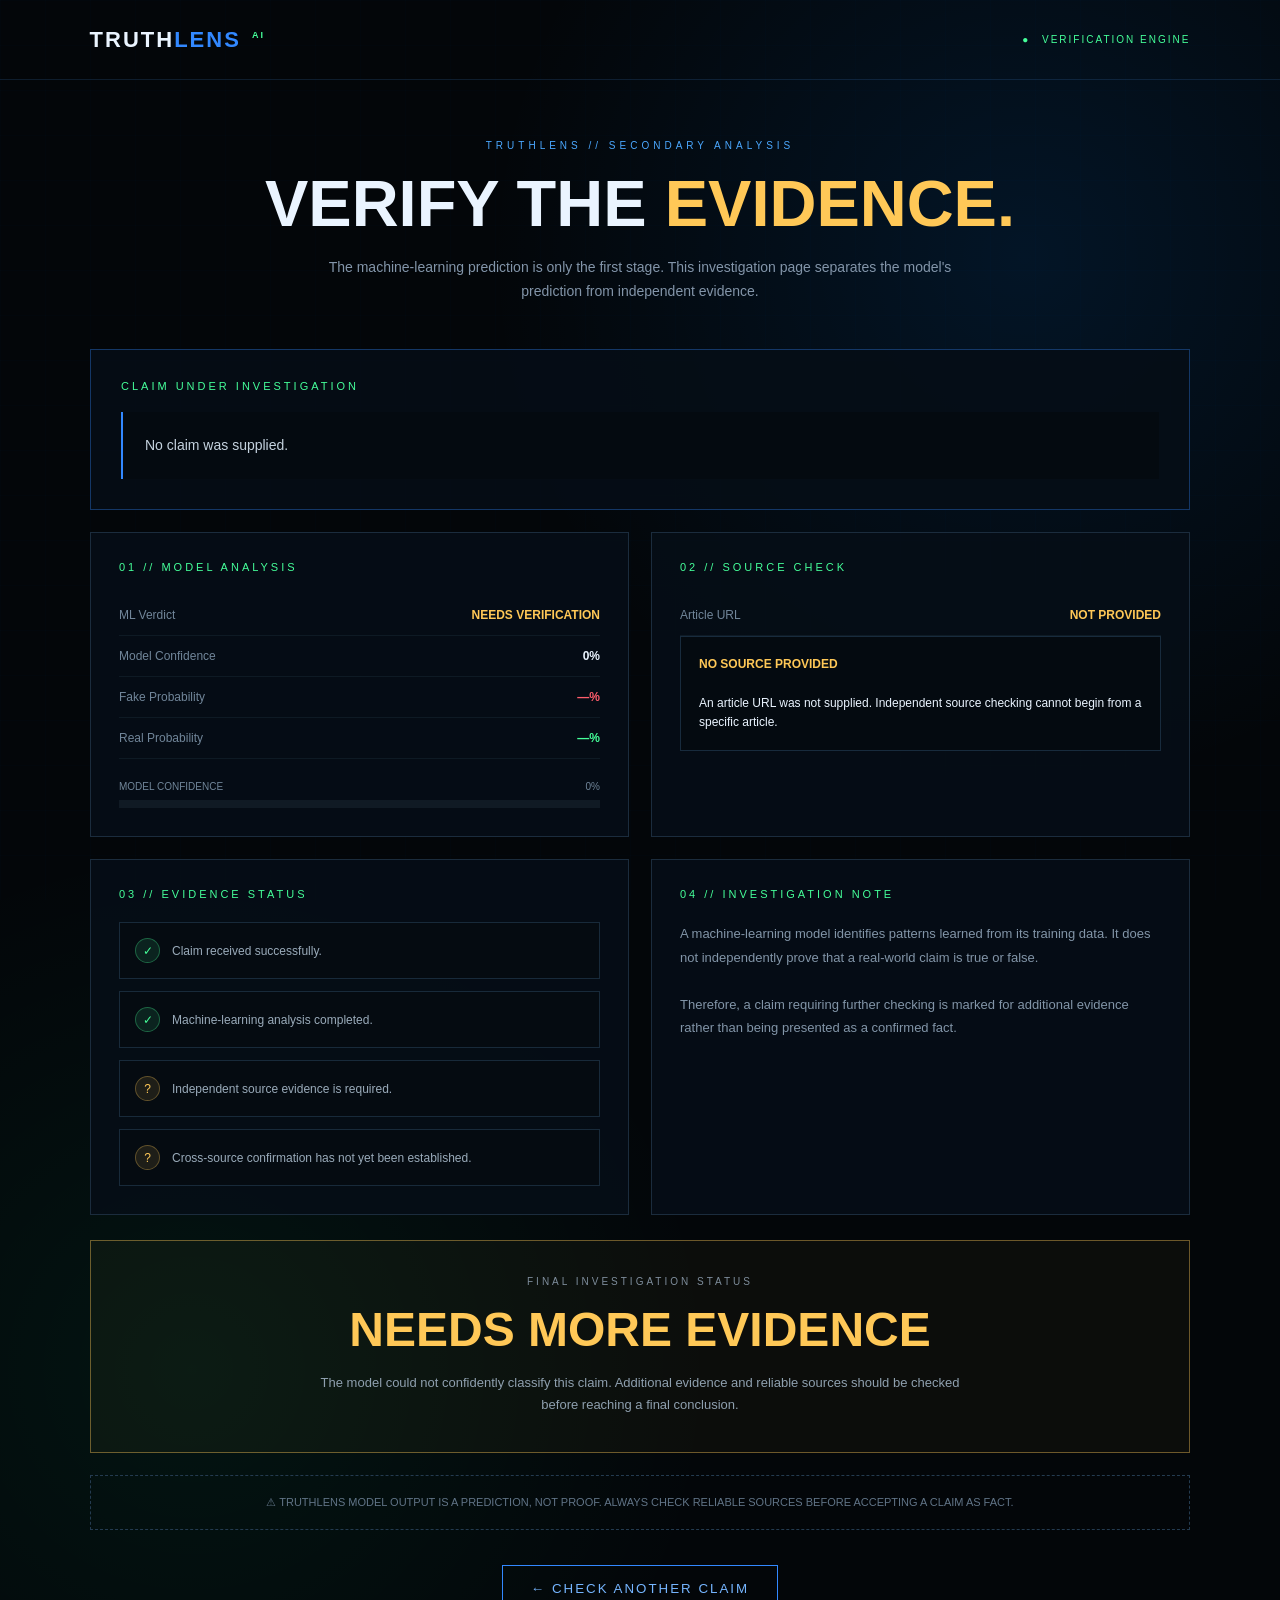
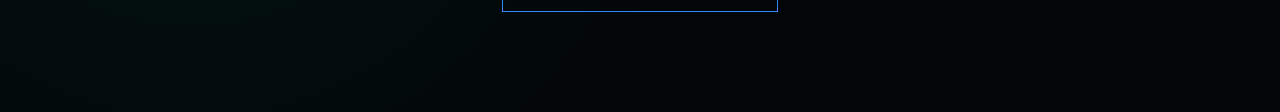
<file: verification.html>
<!DOCTYPE html>
<html lang="en">

<head>

<meta charset="UTF-8">
<meta name="viewport" content="width=device-width, initial-scale=1.0">

<title>TruthLens AI | Verification</title>

<style>

* {
    box-sizing: border-box;
    margin: 0;
    padding: 0;
}

body {

    min-height: 100vh;

    background:
        radial-gradient(
            circle at 80% 15%,
            rgba(0,130,255,0.12),
            transparent 30%
        ),
        radial-gradient(
            circle at 15% 80%,
            rgba(0,255,160,0.06),
            transparent 30%
        ),
        #030609;

    color: #eaf4ff;

    font-family:
        Arial,
        Helvetica,
        sans-serif;
}


/* GRID BACKGROUND */

body::before {

    content: "";

    position: fixed;

    inset: 0;

    pointer-events: none;

    opacity: 0.13;

    background-image:

        linear-gradient(
            rgba(0,150,255,0.12) 1px,
            transparent 1px
        ),

        linear-gradient(
            90deg,
            rgba(0,150,255,0.12) 1px,
            transparent 1px
        );

    background-size: 45px 45px;
}


/* HEADER */

header {

    height: 80px;

    padding: 0 7%;

    display: flex;

    align-items: center;

    justify-content: space-between;

    border-bottom:
        1px solid
        rgba(80,160,255,0.15);

    position: relative;

    z-index: 2;
}


.logo {

    font-size: 22px;

    font-weight: 800;

    letter-spacing: 2px;
}


.logo span {

    color: #3288ff;
}


.ai {

    color: #45ff9a;

    font-size: 9px;

    letter-spacing: 2px;

    margin-left: 3px;
}


.status {

    color: #45ff9a;

    font-size: 10px;

    letter-spacing: 2px;
}


.status::before {

    content: "●";

    margin-right: 7px;
}


/* MAIN */

main {

    width: min(1100px, 90%);

    margin: auto;

    padding: 60px 0 100px;

    position: relative;

    z-index: 1;
}


.system-label {

    text-align: center;

    color: #4ba8ff;

    font-size: 10px;

    letter-spacing: 4px;

    margin-bottom: 15px;
}


h1 {

    text-align: center;

    font-size:
        clamp(36px, 6vw, 65px);

    margin-bottom: 15px;
}


h1 span {

    color: #ffc857;
}


.subtitle {

    max-width: 650px;

    margin: auto;

    text-align: center;

    color: #8395a9;

    line-height: 1.7;

    font-size: 14px;

    margin-bottom: 45px;
}


/* CLAIM */

.panel {

    border:
        1px solid
        rgba(50,136,255,0.35);

    background:
        rgba(6,14,23,0.9);

    padding: 30px;

    margin-bottom: 22px;
}


.panel-title {

    color: #45ff9a;

    font-size: 11px;

    letter-spacing: 3px;

    margin-bottom: 20px;
}


.claim {

    background: #040a10;

    border-left:
        2px solid
        #3288ff;

    padding: 22px;

    color: #c5d3df;

    line-height: 1.7;

    font-size: 14px;
}


/* GRID */

.grid {

    display: grid;

    grid-template-columns:
        repeat(2, 1fr);

    gap: 22px;
}


/* CARDS */

.card {

    border:
        1px solid
        #1b2c3d;

    background:
        rgba(6,14,23,0.88);

    padding: 28px;

    min-height: 220px;
}


.card-title {

    color: #45ff9a;

    font-size: 11px;

    letter-spacing: 3px;

    margin-bottom: 22px;
}


.stat {

    display: flex;

    justify-content:
        space-between;

    gap: 20px;

    padding: 13px 0;

    border-bottom:
        1px solid
        rgba(80,120,150,0.12);

    font-size: 12px;
}


.stat:last-child {

    border-bottom: none;
}


.stat-label {

    color: #71869a;
}


.stat-value {

    color: #eaf4ff;

    text-align: right;

    font-weight: bold;
}


.fake {

    color: #ff5d6c !important;
}


.real {

    color: #45ff9a !important;
}


.uncertain {

    color: #ffc857 !important;
}


/* CONFIDENCE */

.confidence {

    margin-top: 22px;
}


.confidence-label {

    display: flex;

    justify-content:
        space-between;

    color: #71869a;

    font-size: 10px;

    margin-bottom: 8px;
}


.bar {

    width: 100%;

    height: 8px;

    background: #101a24;
}


.fill {

    height: 100%;

    width: 0%;

    background: #ffc857;

    transition:
        width 1s ease;
}


/* SOURCE */

.source-box {

    background: #040a10;

    border:
        1px solid
        #182b3d;

    padding: 18px;

    font-size: 12px;

    line-height: 1.6;

    word-break: break-all;
}


.source-box a {

    color: #45ff9a;

    text-decoration: none;
}


.source-box a:hover {

    text-decoration: underline;
}


/* EVIDENCE */

.evidence-list {

    display: flex;

    flex-direction: column;

    gap: 12px;
}


.evidence-item {

    display: flex;

    align-items: center;

    gap: 12px;

    background: #050b11;

    border:
        1px solid
        #182a3a;

    padding: 15px;

    color: #9aabba;

    font-size: 12px;
}


.icon {

    width: 25px;

    height: 25px;

    display: flex;

    align-items: center;

    justify-content: center;

    border-radius: 50%;

    font-size: 12px;
}


.pending {

    background:
        rgba(255,200,87,0.1);

    color: #ffc857;

    border:
        1px solid
        rgba(255,200,87,0.3);
}


.available {

    background:
        rgba(69,255,154,0.1);

    color: #45ff9a;

    border:
        1px solid
        rgba(69,255,154,0.3);
}


/* FINAL ASSESSMENT */

.final {

    margin-top: 25px;

    border:
        1px solid
        rgba(255,200,87,0.4);

    background:
        rgba(255,200,87,0.04);

    padding: 35px;

    text-align: center;
}


.final-label {

    color: #7f8e9d;

    font-size: 10px;

    letter-spacing: 3px;

    margin-bottom: 15px;
}


.final-status {

    color: #ffc857;

    font-size:
        clamp(30px,5vw,48px);

    font-weight: 800;

    margin-bottom: 15px;
}


.final-text {

    max-width: 650px;

    margin: auto;

    color: #8fa0af;

    font-size: 13px;

    line-height: 1.7;
}


/* DISCLAIMER */

.disclaimer {

    margin-top: 22px;

    padding: 18px;

    border:
        1px dashed
        #243b50;

    color: #617487;

    font-size: 11px;

    line-height: 1.6;

    text-align: center;
}


/* BUTTON */

.again {

    display: block;

    margin: 35px auto 0;

    padding: 15px 28px;

    background: transparent;

    border:
        1px solid
        #3288ff;

    color: #75b5ff;

    cursor: pointer;

    letter-spacing: 2px;

    transition: 0.25s;
}


.again:hover {

    background: #3288ff;

    color: #02060a;

    transform:
        translateY(-2px);
}


/* MOBILE */

@media (max-width:700px) {

    header {

        padding: 0 5%;
    }

    .status {

        display: none;
    }

    main {

        padding-top: 40px;
    }

    .grid {

        grid-template-columns: 1fr;
    }

    .panel,
    .card {

        padding: 22px;
    }

}

</style>

</head>


<body>


<header>

    <div class="logo">

        TRUTH<span>LENS</span>

        <sup class="ai">
            AI
        </sup>

    </div>


    <div class="status">

        VERIFICATION ENGINE

    </div>

</header>


<main>


<div class="system-label">

    TRUTHLENS // SECONDARY ANALYSIS

</div>


<h1>

    VERIFY THE <span>EVIDENCE.</span>

</h1>


<p class="subtitle">

    The machine-learning prediction is only the
    first stage. This investigation page separates
    the model's prediction from independent evidence.

</p>


<!-- CLAIM -->

<section class="panel">

    <div class="panel-title">

        CLAIM UNDER INVESTIGATION

    </div>


    <div
        class="claim"
        id="claim"
    >

        Loading claim...

    </div>

</section>


<!-- TWO COLUMN AREA -->

<div class="grid">


<!-- ML ANALYSIS -->

<section class="card">

    <div class="card-title">

        01 // MODEL ANALYSIS

    </div>


    <div class="stat">

        <span class="stat-label">
            ML Verdict
        </span>

        <span
            class="stat-value"
            id="verdict"
        >
            —
        </span>

    </div>


    <div class="stat">

        <span class="stat-label">
            Model Confidence
        </span>

        <span
            class="stat-value"
            id="confidence"
        >
            —
        </span>

    </div>


    <div class="stat">

        <span class="stat-label">
            Fake Probability
        </span>

        <span
            class="stat-value fake"
            id="fakeProbability"
        >
            —
        </span>

    </div>


    <div class="stat">

        <span class="stat-label">
            Real Probability
        </span>

        <span
            class="stat-value real"
            id="realProbability"
        >
            —
        </span>

    </div>


    <div class="confidence">

        <div class="confidence-label">

            <span>
                MODEL CONFIDENCE
            </span>

            <span id="confidenceLabel">
                0%
            </span>

        </div>


        <div class="bar">

            <div
                class="fill"
                id="confidenceBar"
            ></div>

        </div>

    </div>

</section>


<!-- SOURCE -->

<section class="card">

    <div class="card-title">

        02 // SOURCE CHECK

    </div>


    <div class="stat">

        <span class="stat-label">
            Article URL
        </span>

        <span
            class="stat-value"
            id="sourceStatus"
        >
            —
        </span>

    </div>


    <div
        class="source-box"
        id="sourceBox"
    >

        Checking source information...

    </div>

</section>


<!-- EVIDENCE -->

<section class="card">

    <div class="card-title">

        03 // EVIDENCE STATUS

    </div>


    <div class="evidence-list">


        <div class="evidence-item">

            <div class="icon available">
                ✓
            </div>

            <div>
                Claim received successfully.
            </div>

        </div>


        <div class="evidence-item">

            <div class="icon available">
                ✓
            </div>

            <div>
                Machine-learning analysis completed.
            </div>

        </div>


        <div
            class="evidence-item"
            id="sourceEvidence"
        >

            <div class="icon pending">
                ?
            </div>

            <div>
                Independent source evidence is required.
            </div>

        </div>


        <div class="evidence-item">

            <div class="icon pending">
                ?
            </div>

            <div>
                Cross-source confirmation has not yet been established.
            </div>

        </div>


    </div>

</section>


<!-- WHAT THIS MEANS -->

<section class="card">

    <div class="card-title">

        04 // INVESTIGATION NOTE

    </div>


    <p
        style="
        color:#8295a8;
        font-size:13px;
        line-height:1.8;
        "
    >

        A machine-learning model identifies
        patterns learned from its training data.
        It does not independently prove that a
        real-world claim is true or false.

        <br><br>

        Therefore, a claim requiring further
        checking is marked for additional evidence
        rather than being presented as a confirmed
        fact.

    </p>

</section>

</div>


<!-- FINAL -->

<section class="final">


<div class="final-label">

    FINAL INVESTIGATION STATUS

</div>


<div
    class="final-status"
    id="finalStatus"
>

    NEEDS MORE EVIDENCE

</div>


<div
    class="final-text"
    id="finalText"
>

    The available machine-learning result is not
    sufficient on its own to establish the truth
    of this claim. Independent evidence should be
    checked before reaching a final conclusion.

</div>


</section>


<!-- DISCLAIMER -->

<div class="disclaimer">

    ⚠ TRUTHLENS MODEL OUTPUT IS A PREDICTION,
    NOT PROOF. ALWAYS CHECK RELIABLE SOURCES
    BEFORE ACCEPTING A CLAIM AS FACT.

</div>


<!-- AGAIN -->

<button
    class="again"
    id="againButton"
>

    ← CHECK ANOTHER CLAIM

</button>


</main>


<script>

/* ==================================================
   READ URL PARAMETERS
================================================== */

const params =
    new URLSearchParams(
        window.location.search
    );


const claim =
    params.get("text") ||
    "No claim was supplied.";


const verdictValue =
    params.get("verdict") ||
    "UNCERTAIN";


const confidence =
    parseFloat(
        params.get("confidence")
    ) || 0;


const fakeProbability =
    params.get("fake_probability") ||
    "—";


const realProbability =
    params.get("real_probability") ||
    "—";


const sourceUrl =
    params.get("url") ||
    "";


/* ==================================================
   ELEMENTS
================================================== */

const claimElement =
    document.getElementById("claim");


const verdictElement =
    document.getElementById("verdict");


const confidenceElement =
    document.getElementById("confidence");


const fakeElement =
    document.getElementById("fakeProbability");


const realElement =
    document.getElementById("realProbability");


const confidenceBar =
    document.getElementById("confidenceBar");


const confidenceLabel =
    document.getElementById("confidenceLabel");


const sourceStatus =
    document.getElementById("sourceStatus");


const sourceBox =
    document.getElementById("sourceBox");


const sourceEvidence =
    document.getElementById("sourceEvidence");


const finalStatus =
    document.getElementById("finalStatus");


const finalText =
    document.getElementById("finalText");


const againButton =
    document.getElementById("againButton");


/* ==================================================
   CLAIM
================================================== */

claimElement.textContent =
    claim;


/* ==================================================
   ML VERDICT
================================================== */

if (verdictValue === "FAKE") {

    verdictElement.textContent =
        "LIKELY FAKE";

    verdictElement.className =
        "stat-value fake";

}


else if (verdictValue === "REAL") {

    verdictElement.textContent =
        "LIKELY REAL";

    verdictElement.className =
        "stat-value real";

}


else {

    verdictElement.textContent =
        "NEEDS VERIFICATION";

    verdictElement.className =
        "stat-value uncertain";

}


/* ==================================================
   CONFIDENCE
================================================== */

confidenceElement.textContent =
    confidence + "%";


confidenceLabel.textContent =
    confidence + "%";


setTimeout(
    () => {

        confidenceBar.style.width =
            confidence + "%";

    },
    200
);


/* ==================================================
   PROBABILITIES
================================================== */

fakeElement.textContent =
    fakeProbability + "%";


realElement.textContent =
    realProbability + "%";


/* ==================================================
   SOURCE CHECK
================================================== */

if (sourceUrl) {

    sourceStatus.textContent =
        "PROVIDED";

    sourceStatus.className =
        "stat-value real";


    sourceBox.innerHTML =

        "<b style='color:#45ff9a;'>SOURCE RECEIVED</b>" +

        "<br><br>" +

        "<a href=\"" +
        sourceUrl +
        "\" target=\"_blank\" rel=\"noopener noreferrer\">" +

        sourceUrl +

        "</a>";


    sourceEvidence.innerHTML =

        "<div class='icon available'>✓</div>" +

        "<div>" +
        "An article source was provided for further review." +
        "</div>";

}


else {

    sourceStatus.textContent =
        "NOT PROVIDED";

    sourceStatus.className =
        "stat-value uncertain";


    sourceBox.innerHTML =

        "<b style='color:#ffc857;'>NO SOURCE PROVIDED</b>" +

        "<br><br>" +

        "An article URL was not supplied. " +

        "Independent source checking cannot begin " +

        "from a specific article.";

}


/* ==================================================
   FINAL STATUS
================================================== */

finalStatus.textContent =
    "NEEDS MORE EVIDENCE";


/* ==================================================
   EXPLANATION BASED ON RESULT
================================================== */

if (verdictValue === "FAKE") {

    finalText.textContent =

        "The machine-learning model identified " +

        "patterns associated with potentially " +

        "misleading content. However, the model " +

        "prediction alone does not prove that the " +

        "claim is false. Independent evidence is " +

        "required before reaching a final conclusion.";

}


else if (verdictValue === "REAL") {

    finalText.textContent =

        "The machine-learning model identified " +

        "patterns associated with real news in " +

        "its training data. However, a model " +

        "prediction alone does not independently " +

        "confirm the real-world claim. Reliable " +

        "evidence should still be checked.";

}


else {

    finalText.textContent =

        "The model could not confidently classify " +

        "this claim. Additional evidence and " +

        "reliable sources should be checked before " +

        "reaching a final conclusion.";

}


/* ==================================================
   CHECK ANOTHER CLAIM
================================================== */

againButton.addEventListener(
    "click",
    () => {

        window.location.href =
            "detector.html";

    }
);

</script>


</body>

</html>
</file>
<file: css/style.css>
/* =====================================================
   TRUTHLENS AI
   LANDING PAGE STYLES
===================================================== */


/* =====================================================
   RESET
===================================================== */

* {
    margin: 0;
    padding: 0;
    box-sizing: border-box;
}

html {
    scroll-behavior: smooth;
}

body {
    background: #05070b;
    color: #f5f7fa;
    font-family: "Poppins", sans-serif;
    overflow-x: hidden;
}

button,
a {
    font-family: inherit;
}

button {
    cursor: pointer;
}

a {
    color: inherit;
    text-decoration: none;
}


/* =====================================================
   BACKGROUND
===================================================== */

body::before {
    content: "";
    position: fixed;
    inset: 0;

    background:
        radial-gradient(
            circle at 70% 30%,
            rgba(48, 125, 255, 0.09),
            transparent 30%
        ),
        radial-gradient(
            circle at 20% 80%,
            rgba(139, 75, 255, 0.06),
            transparent 28%
        );

    pointer-events: none;
    z-index: -5;
}

.background-grid {
    position: fixed;
    inset: 0;

    background-image:
        linear-gradient(
            rgba(255,255,255,0.025) 1px,
            transparent 1px
        ),
        linear-gradient(
            90deg,
            rgba(255,255,255,0.025) 1px,
            transparent 1px
        );

    background-size: 60px 60px;

    mask-image: linear-gradient(
        to bottom,
        black,
        transparent 90%
    );

    pointer-events: none;
    z-index: -4;
}

.orb {
    position: fixed;
    border-radius: 50%;
    filter: blur(100px);
    pointer-events: none;
    z-index: -3;
}

.orb-one {
    width: 350px;
    height: 350px;

    background: rgba(27, 110, 255, 0.09);

    top: 15%;
    right: -120px;
}

.orb-two {
    width: 300px;
    height: 300px;

    background: rgba(124, 62, 255, 0.07);

    bottom: 5%;
    left: -120px;
}


/* =====================================================
   PARTICLES
===================================================== */

.particles {
    position: fixed;
    inset: 0;
    pointer-events: none;
    z-index: -2;
}

.particle {
    position: absolute;

    width: 2px;
    height: 2px;

    background: rgba(255,255,255,0.6);

    border-radius: 50%;

    animation: floatParticle linear infinite;
}

@keyframes floatParticle {

    0% {
        transform: translateY(0);
        opacity: 0;
    }

    20% {
        opacity: 1;
    }

    80% {
        opacity: 1;
    }

    100% {
        transform: translateY(-120px);
        opacity: 0;
    }
}


/* =====================================================
   NAVBAR
===================================================== */

.navbar {

    width: 100%;
    height: 82px;

    display: flex;
    align-items: center;
    justify-content: space-between;

    padding: 0 5%;

    position: fixed;
    top: 0;
    left: 0;

    z-index: 100;

    background: rgba(5,7,11,0.65);

    backdrop-filter: blur(20px);

    border-bottom: 1px solid rgba(255,255,255,0.06);
}


/* LOGO */

.logo {
    display: flex;
    align-items: center;
    gap: 11px;
}

.logo-text {
    font-family: "Orbitron", sans-serif;
    font-weight: 700;
    letter-spacing: 1px;
    position: relative;
}

.logo-text .truth {
    color: #ffffff;
}

.logo-text .lens {
    color: #67a8ff;
}

.logo-text small {
    position: absolute;

    font-size: 7px;

    letter-spacing: 3px;

    color: #67a8ff;

    right: 0;
    bottom: -9px;
}


/* LOGO EYE */

.logo-eye {

    width: 34px;
    height: 22px;

    border: 2px solid #67a8ff;

    border-radius: 70% 10%;

    transform: rotate(-45deg);

    position: relative;

    box-shadow:
        0 0 12px rgba(75,150,255,0.45);
}

.logo-eye span {

    width: 8px;
    height: 8px;

    border-radius: 50%;

    background: #67a8ff;

    position: absolute;

    left: 11px;
    top: 5px;

    box-shadow:
        0 0 12px #67a8ff;
}


/* NAV LINKS */

.nav-links {
    display: flex;
    gap: 34px;
}

.nav-links a {

    color: #89919e;

    font-size: 12px;

    transition: 0.3s;

    position: relative;
}

.nav-links a:hover,
.nav-links a.active {
    color: #ffffff;
}

.nav-links a.active::after {

    content: "";

    position: absolute;

    left: 0;
    bottom: -8px;

    width: 100%;
    height: 1px;

    background: #67a8ff;

    box-shadow:
        0 0 8px #67a8ff;
}


/* NAV BUTTON */

.nav-button {

    background: rgba(103,168,255,0.08);

    border: 1px solid rgba(103,168,255,0.35);

    color: #ffffff;

    padding: 11px 17px;

    border-radius: 8px;

    font-size: 11px;

    transition: 0.3s;
}

.nav-button:hover {

    background: rgba(103,168,255,0.16);

    border-color: #67a8ff;

    box-shadow:
        0 0 25px rgba(103,168,255,0.12);
}

.nav-button span {
    margin-left: 8px;
}


/* =====================================================
   HERO
===================================================== */

.hero {

    min-height: 100vh;

    padding:
        150px 7%
        70px;

    display: grid;

    grid-template-columns:
        1.05fr
        0.95fr;

    align-items: center;

    gap: 50px;
}


/* HERO CONTENT */

.status-pill {

    display: inline-flex;

    align-items: center;

    gap: 9px;

    padding: 7px 12px;

    border: 1px solid rgba(103,168,255,0.2);

    border-radius: 50px;

    background: rgba(103,168,255,0.05);

    color: #91b9eb;

    font-size: 9px;

    letter-spacing: 1.5px;

    margin-bottom: 25px;
}

.status-dot {

    width: 6px;
    height: 6px;

    border-radius: 50%;

    background: #6cffb0;

    box-shadow:
        0 0 10px #6cffb0;

    animation: pulse 1.7s infinite;
}

@keyframes pulse {

    0%,100% {
        opacity: 0.5;
        transform: scale(0.8);
    }

    50% {
        opacity: 1;
        transform: scale(1.2);
    }
}


/* HERO TITLE */

.hero h1 {

    font-family: "Orbitron", sans-serif;

    font-size: clamp(48px, 7vw, 100px);

    line-height: 0.94;

    letter-spacing: -3px;

    margin-bottom: 28px;
}

.line-one {
    display: block;
    color: #ffffff;
}

.line-two {
    display: block;
}

.line-three {
    display: block;
}

.gradient-text {

    background: linear-gradient(
        100deg,
        #ffffff 10%,
        #67a8ff 45%,
        #9f7aff 100%
    );

    -webkit-background-clip: text;
    background-clip: text;

    color: transparent;
}

.outline-text {

    color: transparent;

    -webkit-text-stroke:
        1px rgba(255,255,255,0.65);

    text-shadow:
        0 0 35px rgba(103,168,255,0.08);
}


/* DESCRIPTION */

.hero-description {

    max-width: 560px;

    color: #8b94a3;

    font-size: 14px;

    line-height: 1.9;

    margin-bottom: 32px;
}


/* HERO BUTTONS */

.hero-buttons {

    display: flex;

    gap: 13px;

    flex-wrap: wrap;
}

.primary-button {

    border: none;

    padding: 15px 21px;

    background: #f5f7fa;

    color: #05070b;

    font-weight: 700;

    font-size: 10px;

    letter-spacing: 1.2px;

    border-radius: 8px;

    display: flex;

    align-items: center;

    gap: 14px;

    transition: 0.3s;
}

.primary-button:hover {

    transform: translateY(-3px);

    box-shadow:
        0 12px 35px rgba(255,255,255,0.12);
}

.primary-button .button-icon {
    font-size: 20px;
}

.primary-button .arrow {
    font-size: 17px;
}


.secondary-button {

    padding: 14px 19px;

    background: transparent;

    color: #aab2be;

    border: 1px solid rgba(255,255,255,0.12);

    border-radius: 8px;

    font-size: 10px;

    letter-spacing: 1px;

    transition: 0.3s;
}

.secondary-button:hover {

    color: white;

    border-color: rgba(255,255,255,0.35);

    background: rgba(255,255,255,0.03);
}

.play-icon {
    margin-right: 8px;
}


/* HERO NOTE */

.hero-note {

    margin-top: 18px;

    color: #59616d;

    font-size: 9px;

    letter-spacing: 0.5px;
}

.hero-note span {
    color: #6cffb0;
}


/* =====================================================
   HERO VISUAL
===================================================== */

.hero-visual {

    height: 570px;

    display: flex;

    align-items: center;
    justify-content: center;

    position: relative;
}


/* LABELS */

.visual-label {

    position: absolute;

    font-family: "Orbitron", sans-serif;

    font-size: 8px;

    letter-spacing: 2px;

    color: #657080;

    display: flex;

    flex-direction: column;

    gap: 5px;
}

.visual-label small {

    font-family: "Poppins", sans-serif;

    letter-spacing: 1px;

    color: #3d4653;
}

.label-top {
    top: 35px;
    left: 10px;
}

.label-bottom {
    bottom: 40px;
    right: 5px;
    text-align: right;
}


/* LENS SYSTEM */

.lens-system {

    width: min(470px, 75vw);

    aspect-ratio: 1;

    position: relative;

    display: flex;

    align-items: center;
    justify-content: center;
}


/* RINGS */

.outer-ring {

    position: absolute;

    border-radius: 50%;

    border: 1px solid rgba(103,168,255,0.13);
}

.ring-one {

    width: 100%;
    height: 100%;

    animation:
        rotateClockwise 28s linear infinite;
}

.ring-one::before,
.ring-one::after {

    content: "";

    position: absolute;

    width: 5px;
    height: 5px;

    border-radius: 50%;

    background: #67a8ff;

    box-shadow:
        0 0 12px #67a8ff;
}

.ring-one::before {
    top: 12%;
    left: 50%;
}

.ring-one::after {
    bottom: 12%;
    left: 50%;
}


.ring-two {

    width: 78%;
    height: 78%;

    border-style: dashed;

    border-color: rgba(103,168,255,0.12);

    animation:
        rotateCounter 22s linear infinite;
}

.ring-three {

    width: 57%;
    height: 57%;

    border-color: rgba(159,122,255,0.14);

    animation:
        rotateClockwise 14s linear infinite;
}

@keyframes rotateClockwise {
    to {
        transform: rotate(360deg);
    }
}

@keyframes rotateCounter {
    to {
        transform: rotate(-360deg);
    }
}


/* SCAN LINE */

.scan-line {

    position: absolute;

    width: 100%;
    height: 1px;

    background: linear-gradient(
        90deg,
        transparent,
        rgba(103,168,255,0.8),
        transparent
    );

    box-shadow:
        0 0 15px rgba(103,168,255,0.6);

    animation: scan 4s ease-in-out infinite;

    z-index: 4;
}

@keyframes scan {

    0%,100% {
        transform: translateY(-160px);
        opacity: 0;
    }

    20% {
        opacity: 1;
    }

    50% {
        transform: translateY(160px);
        opacity: 1;
    }

    70% {
        opacity: 0;
    }
}


/* CORE */

.lens-core {

    width: 40%;
    aspect-ratio: 1;

    border-radius: 50%;

    background:
        radial-gradient(
            circle,
            rgba(103,168,255,0.12),
            rgba(10,15,24,0.9) 60%
        );

    border:
        1px solid rgba(103,168,255,0.35);

    box-shadow:
        0 0 50px rgba(103,168,255,0.08),
        inset 0 0 40px rgba(103,168,255,0.05);

    display: flex;

    align-items: center;
    justify-content: center;

    position: relative;

    z-index: 3;
}

.core-inner {

    width: 70%;
    aspect-ratio: 1;

    border-radius: 50%;

    border: 1px solid rgba(103,168,255,0.2);

    display: flex;

    align-items: center;
    justify-content: center;
}

.core-eye {

    width: 62%;
    height: 38%;

    border: 2px solid #67a8ff;

    border-radius: 70% 10%;

    transform: rotate(-45deg);

    position: relative;

    box-shadow:
        0 0 25px rgba(103,168,255,0.35);
}

.eye-glow {

    position: absolute;

    inset: -8px;

    border-radius: inherit;

    background: rgba(103,168,255,0.08);

    filter: blur(8px);
}

.eye-pupil {

    width: 18px;
    height: 18px;

    border-radius: 50%;

    background: #b8d8ff;

    position: absolute;

    left: calc(50% - 9px);
    top: calc(50% - 9px);

    box-shadow:
        0 0 20px #67a8ff,
        0 0 50px rgba(103,168,255,0.8);
}


/* =====================================================
   DATA POINTS
===================================================== */

.data-point {

    position: absolute;

    display: flex;

    align-items: center;

    gap: 9px;

    font-family: "Orbitron", sans-serif;

    font-size: 7px;

    letter-spacing: 1px;

    color: #728096;

    z-index: 5;
}

.data-point span {

    width: 5px;
    height: 5px;

    background: #67a8ff;

    border-radius: 50%;

    box-shadow:
        0 0 10px #67a8ff;
}

.data-point div {

    display: flex;

    flex-direction: column;

    gap: 4px;
}

.data-point strong {
    color: #a7caff;
}

.data-point small {

    font-family: "Poppins", sans-serif;

    color: #485364;

    font-size: 6px;
}

.point-one {
    top: 20%;
    right: 4%;
}

.point-two {
    bottom: 22%;
    right: 3%;
}

.point-three {
    bottom: 17%;
    left: 5%;
}

.point-four {
    top: 27%;
    left: 3%;
}


/* =====================================================
   STATS
===================================================== */

.stats-section {

    padding:
        10px 7%
        80px;

    display: grid;

    grid-template-columns:
        repeat(4, 1fr);

    gap: 15px;
}

.stat-card {

    padding: 25px;

    border:
        1px solid rgba(255,255,255,0.07);

    background:
        rgba(255,255,255,0.018);

    position: relative;

    overflow: hidden;
}

.stat-number {

    font-family: "Orbitron", sans-serif;

    font-size: 27px;

    margin-bottom: 8px;
}

.stat-label {

    color: #596372;

    font-size: 8px;

    letter-spacing: 1.3px;
}

.stat-line {

    width: 35px;
    height: 1px;

    background: #67a8ff;

    margin-top: 15px;

    box-shadow:
        0 0 10px rgba(103,168,255,0.5);
}


/* =====================================================
   GENERAL SECTIONS
===================================================== */

.why-section,
.how-section {

    padding:
        130px 7%;
}

.section-heading {

    max-width: 800px;

    margin-bottom: 65px;
}

.section-heading.centered {

    margin-left: auto;
    margin-right: auto;

    text-align: center;
}

.section-tag {

    font-family: "Orbitron", sans-serif;

    color: #5e91c9;

    font-size: 8px;

    letter-spacing: 2px;

    margin-bottom: 20px;
}

.section-heading h2 {

    font-family: "Orbitron", sans-serif;

    font-size: clamp(32px, 5vw, 62px);

    line-height: 1.05;

    margin-bottom: 20px;
}

.section-heading h2 span {

    color: #67a8ff;

}

.section-heading p {

    color: #6f7886;

    max-width: 650px;

    line-height: 1.8;

    font-size: 13px;
}

.centered p {
    margin-left: auto;
    margin-right: auto;
}


/* =====================================================
   FEATURE CARDS
===================================================== */

.feature-grid {

    display: grid;

    grid-template-columns:
        repeat(3, 1fr);

    gap: 16px;
}

.feature-card {

    min-height: 300px;

    padding: 30px;

    border:
        1px solid rgba(255,255,255,0.07);

    background:
        linear-gradient(
            145deg,
            rgba(255,255,255,0.025),
            rgba(255,255,255,0.008)
        );

    position: relative;

    overflow: hidden;

    transition: 0.4s;
}

.feature-card::before {

    content: "";

    position: absolute;

    width: 180px;
    height: 180px;

    border-radius: 50%;

    background: rgba(103,168,255,0.05);

    filter: blur(50px);

    top: -100px;
    right: -100px;
}

.feature-card:hover {

    transform: translateY(-7px);

    border-color:
        rgba(103,168,255,0.25);
}

.feature-card.featured {

    background:
        linear-gradient(
            145deg,
            rgba(103,168,255,0.08),
            rgba(255,255,255,0.01)
        );

    border-color:
        rgba(103,168,255,0.18);
}

.feature-number {

    color: #37404d;

    font-family: "Orbitron", sans-serif;

    font-size: 9px;

    letter-spacing: 1px;

    margin-bottom: 45px;
}

.feature-icon {

    font-size: 30px;

    color: #67a8ff;

    margin-bottom: 25px;

    text-shadow:
        0 0 20px rgba(103,168,255,0.4);
}

.feature-card h3 {

    font-family: "Orbitron", sans-serif;

    font-size: 14px;

    margin-bottom: 14px;
}

.feature-card p {

    color: #646e7c;

    font-size: 11px;

    line-height: 1.8;

    max-width: 330px;
}

.card-arrow {

    position: absolute;

    right: 25px;
    bottom: 25px;

    color: #4e5866;

    transition: 0.3s;
}

.feature-card:hover .card-arrow {
    color: #67a8ff;
}


/* =====================================================
   PROCESS
===================================================== */

.process-container {

    position: relative;

    display: grid;

    grid-template-columns:
        repeat(5, 1fr);

    gap: 20px;
}

.process-line {

    position: absolute;

    top: 28px;

    left: 8%;
    right: 8%;

    height: 1px;

    background:
        linear-gradient(
            90deg,
            transparent,
            rgba(103,168,255,0.35),
            transparent
        );

    z-index: 0;
}

.process-step {

    text-align: center;

    position: relative;

    z-index: 2;
}

.process-circle {

    width: 56px;
    height: 56px;

    margin: 0 auto 25px;

    border-radius: 50%;

    border:
        1px solid rgba(103,168,255,0.3);

    background: #070a10;

    display: flex;

    align-items: center;
    justify-content: center;

    color: #67a8ff;

    font-family: "Orbitron", sans-serif;

    font-size: 9px;

    box-shadow:
        0 0 20px rgba(103,168,255,0.06);

    transition: 0.3s;
}

.process-step:hover .process-circle {

    background: rgba(103,168,255,0.08);

    box-shadow:
        0 0 30px rgba(103,168,255,0.15);
}

.process-step h3 {

    font-family: "Orbitron", sans-serif;

    font-size: 10px;

    margin-bottom: 10px;
}

.process-step p {

    color: #555f6e;

    font-size: 9px;

    line-height: 1.7;
}


/* =====================================================
   MESSAGE
===================================================== */

.message-section {

    padding:
        80px 7%
        150px;
}

.message-card {

    border:
        1px solid rgba(103,168,255,0.15);

    background:
        radial-gradient(
            circle at 80% 50%,
            rgba(103,168,255,0.07),
            transparent 30%
        ),
        rgba(255,255,255,0.015);

    padding: 80px;

    position: relative;

    overflow: hidden;
}

.message-card::after {

    content: "TRUTH";

    position: absolute;

    right: -40px;
    bottom: -60px;

    font-family: "Orbitron", sans-serif;

    font-size: 150px;

    color: rgba(255,255,255,0.018);

    pointer-events: none;
}

.message-small {

    color: #5f8fc5;

    font-family: "Orbitron", sans-serif;

    font-size: 8px;

    letter-spacing: 2px;

    margin-bottom: 30px;
}

.message-card h2 {

    font-family: "Orbitron", sans-serif;

    font-size: clamp(40px, 7vw, 90px);

    line-height: 0.95;

    max-width: 700px;
}

.message-card h2 span {

    color: #67a8ff;

    text-shadow:
        0 0 35px rgba(103,168,255,0.15);
}

.message-card p {

    color: #7b8592;

    margin-top: 25px;

    font-size: 14px;
}

.message-line {

    width: 100%;

    height: 1px;

    background:
        rgba(255,255,255,0.08);

    margin:
        50px 0 20px;
}

.message-bottom {

    display: flex;

    justify-content: space-between;

    color: #48515e;

    font-family: "Orbitron", sans-serif;

    font-size: 7px;

    letter-spacing: 1.5px;
}

.message-bottom span:last-child {
    color: #67a8ff;
    font-size: 16px;
}


/* =====================================================
   FOOTER
===================================================== */

footer {

    border-top:
        1px solid rgba(255,255,255,0.06);

    padding:
        30px 7%;

    display: flex;

    align-items: center;

    justify-content: space-between;

    color: #444d59;

    font-size: 8px;

    letter-spacing: 1px;
}

.footer-logo {

    display: flex;

    align-items: center;

    gap: 10px;
}

.small-eye {

    width: 24px;
    height: 15px;
}

.small-eye span {

    width: 5px;
    height: 5px;

    left: 8px;
    top: 3px;
}

.footer-middle {
    text-align: center;
}


/* =====================================================
   RESPONSIVE
===================================================== */

@media (max-width: 1000px) {

    .nav-links {
        display: none;
    }

    .hero {

        grid-template-columns: 1fr;

        padding-top: 130px;
    }

    .hero-content {
        text-align: center;
    }

    .status-pill {
        margin-left: auto;
        margin-right: auto;
    }

    .hero-description {
        margin-left: auto;
        margin-right: auto;
    }

    .hero-buttons {
        justify-content: center;
    }

    .hero-visual {
        height: 500px;
    }

    .stats-section {
        grid-template-columns:
            repeat(2, 1fr);
    }

    .feature-grid {
        grid-template-columns: 1fr;
    }

    .process-container {
        grid-template-columns: 1fr;
        gap: 35px;
    }

    .process-line {
        display: none;
    }

}


@media (max-width: 600px) {

    .navbar {
        height: 70px;
        padding: 0 5%;
    }

    .nav-button {
        padding: 9px 10px;
        font-size: 8px;
    }

    .hero {

        padding:
            110px 5%
            50px;
    }

    .hero h1 {

        font-size: 48px;

        letter-spacing: -2px;
    }

    .hero-description {
        font-size: 12px;
    }

    .hero-buttons {
        flex-direction: column;
        align-items: stretch;
    }

    .primary-button,
    .secondary-button {
        justify-content: center;
    }

    .hero-visual {
        height: 390px;
    }

    .lens-system {
        width: 320px;
    }

    .data-point {
        transform: scale(0.8);
    }

    .point-one {
        right: -5%;
    }

    .point-two {
        right: -5%;
    }

    .point-three {
        left: -5%;
    }

    .point-four {
        left: -5%;
    }

    .stats-section {
        grid-template-columns: 1fr;
    }

    .why-section,
    .how-section {
        padding:
            90px 5%;
    }

    .message-section {
        padding:
            50px 5%
            100px;
    }

    .message-card {
        padding: 40px 25px;
    }

    .message-card h2 {
        font-size: 48px;
    }

    .message-bottom {
        flex-direction: column;
        gap: 15px;
    }

    footer {
        flex-direction: column;
        gap: 18px;
        text-align: center;
    }

}
</file>
